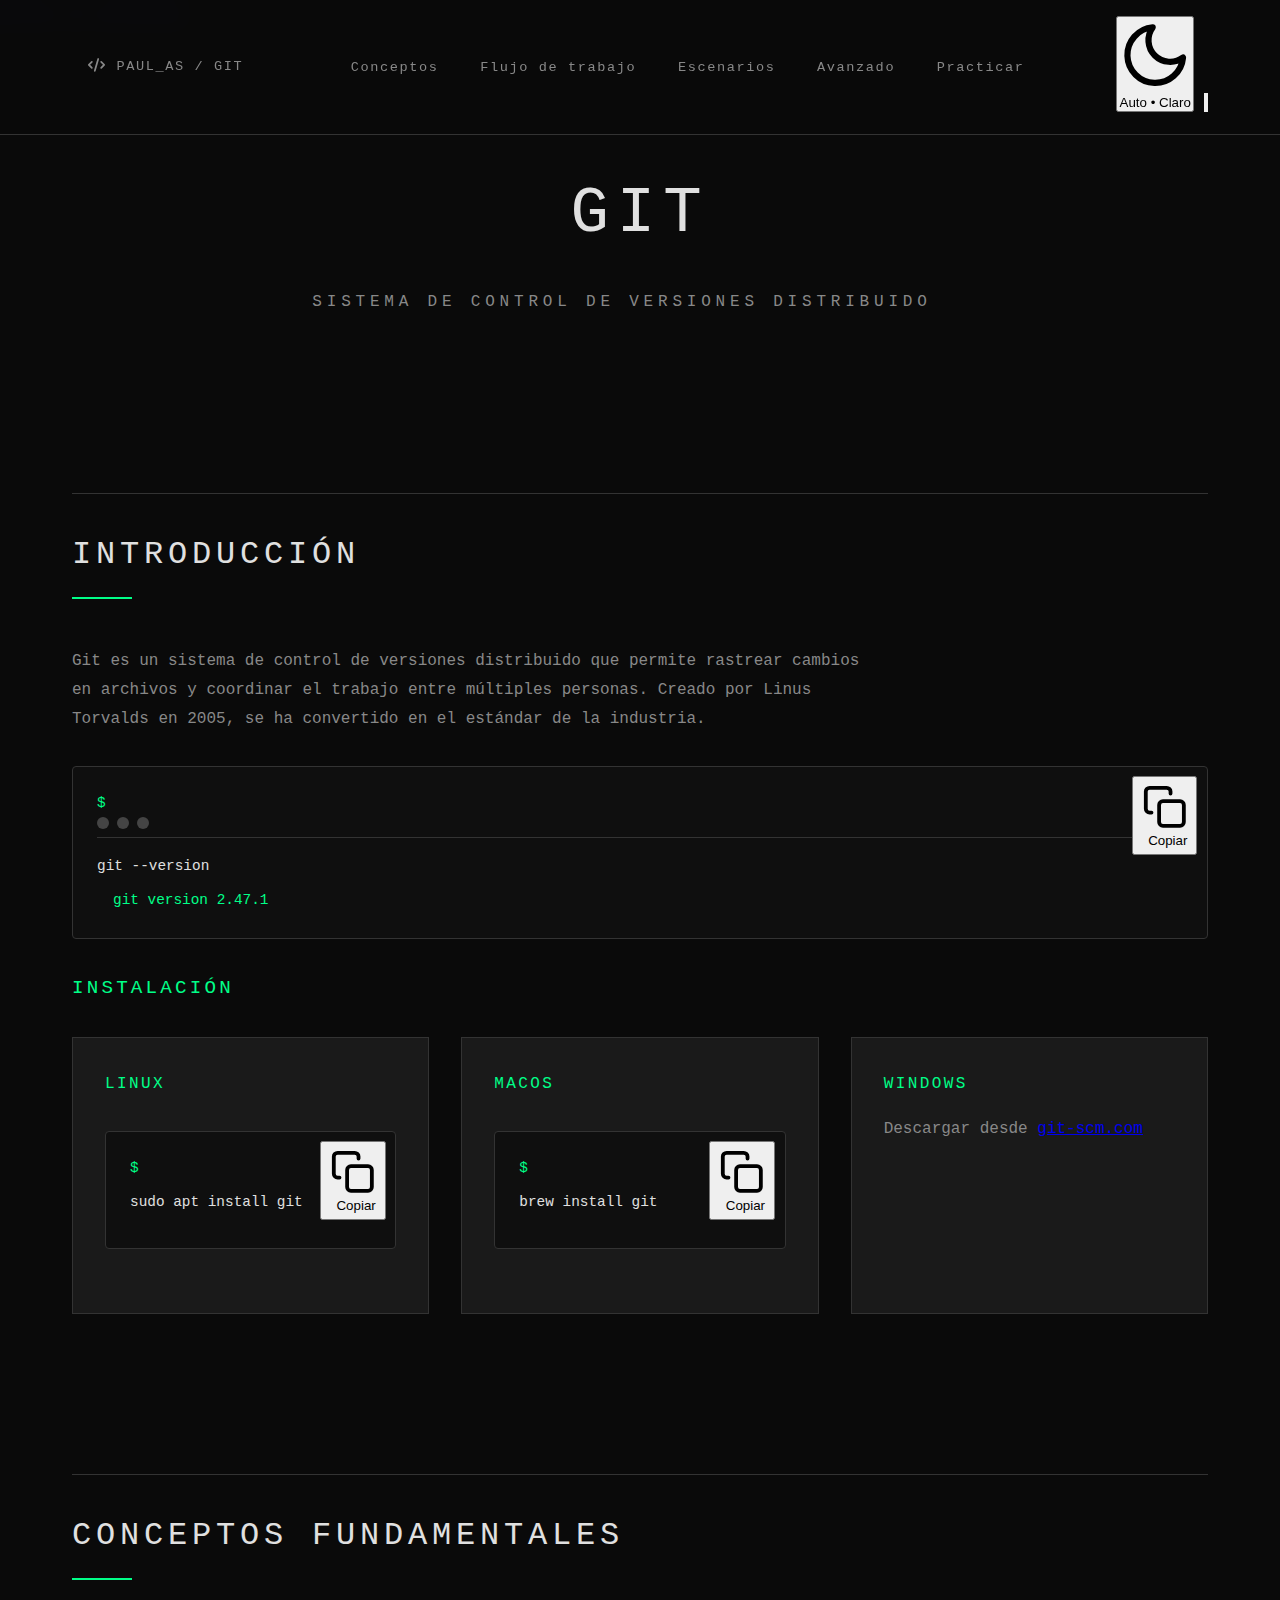
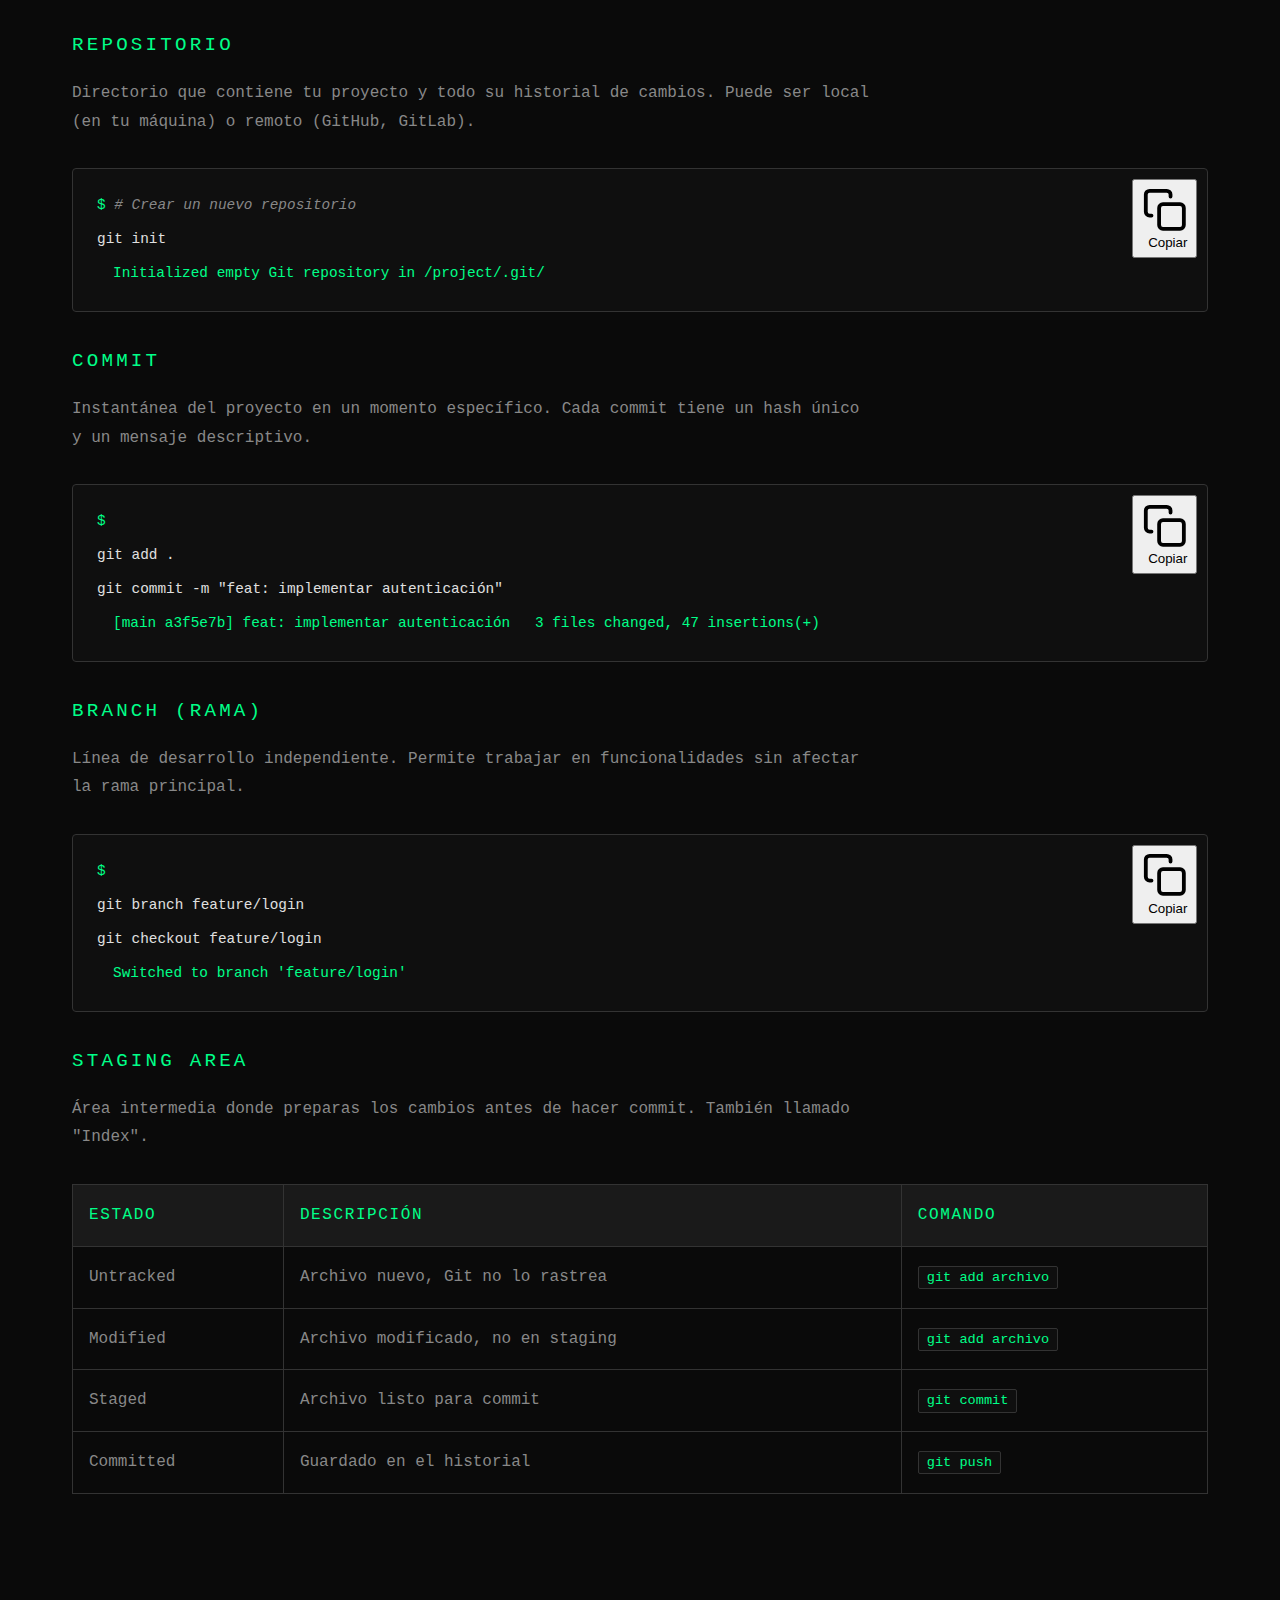
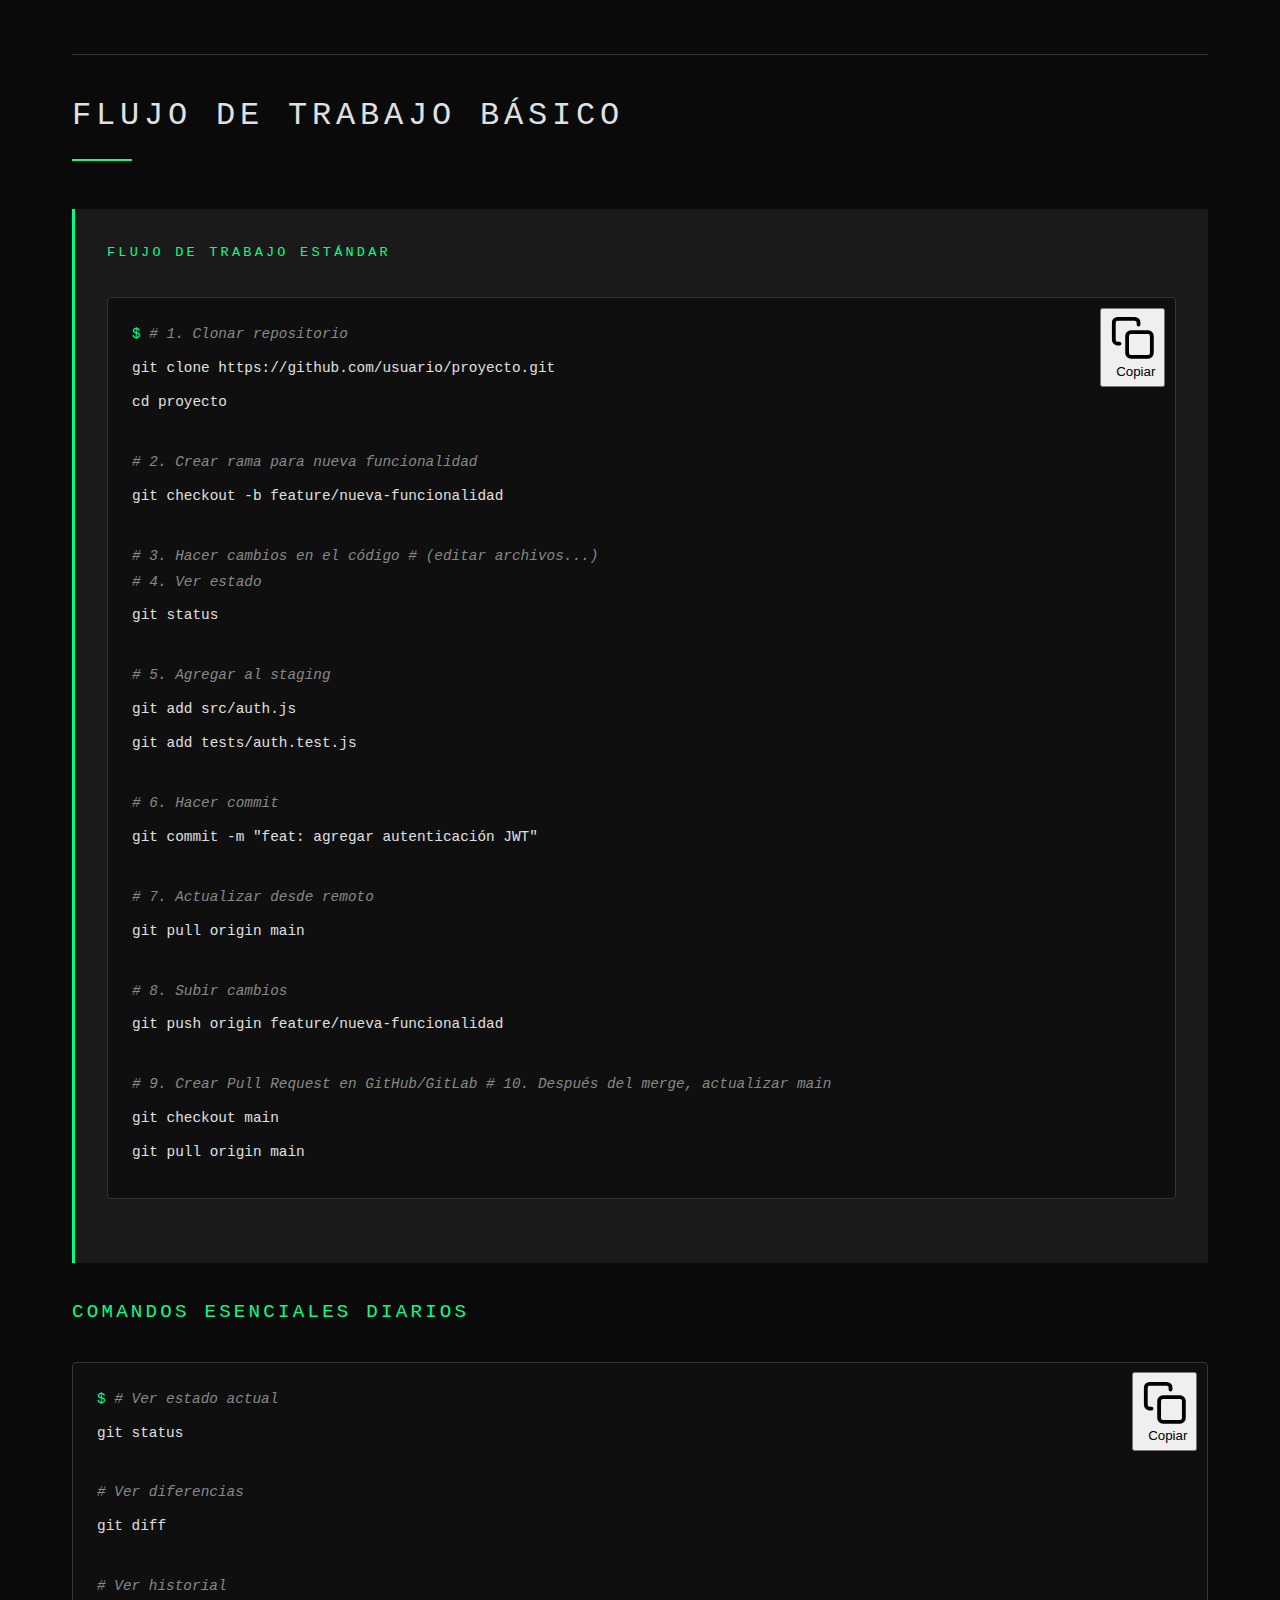
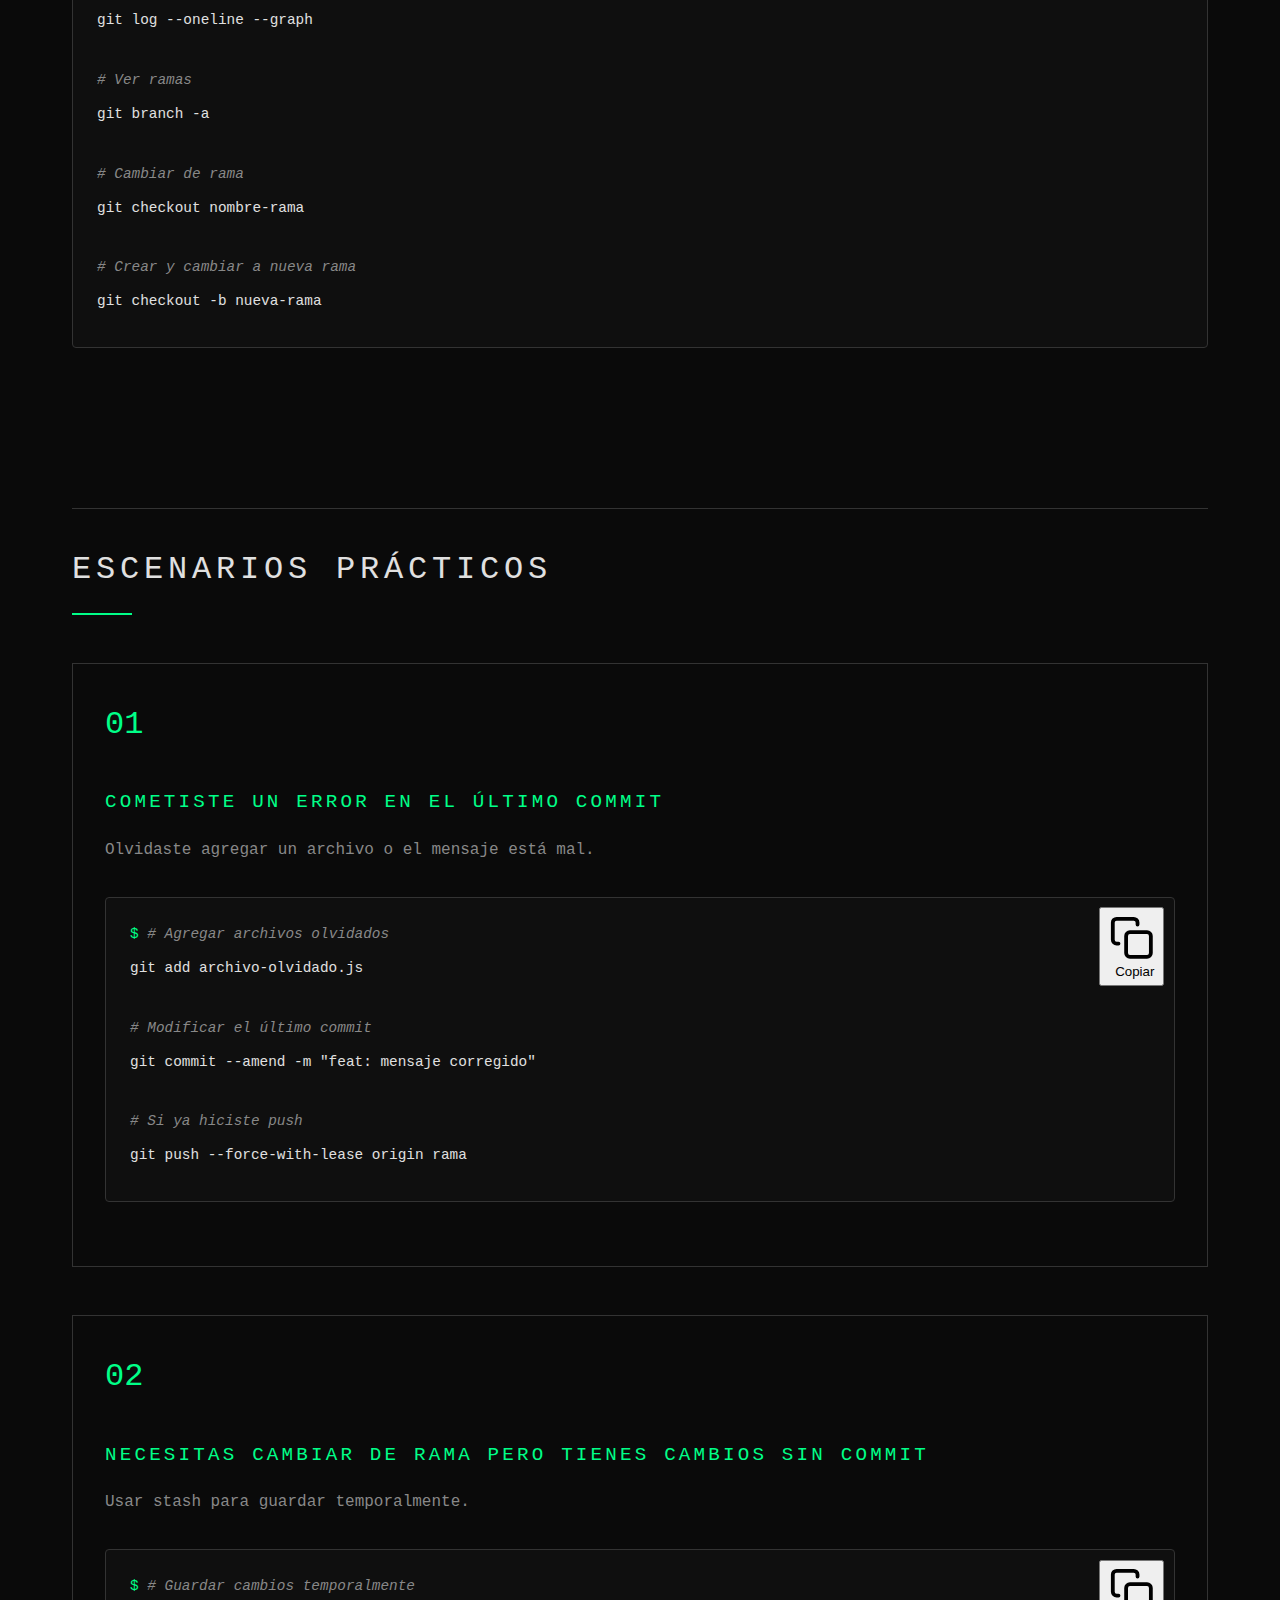
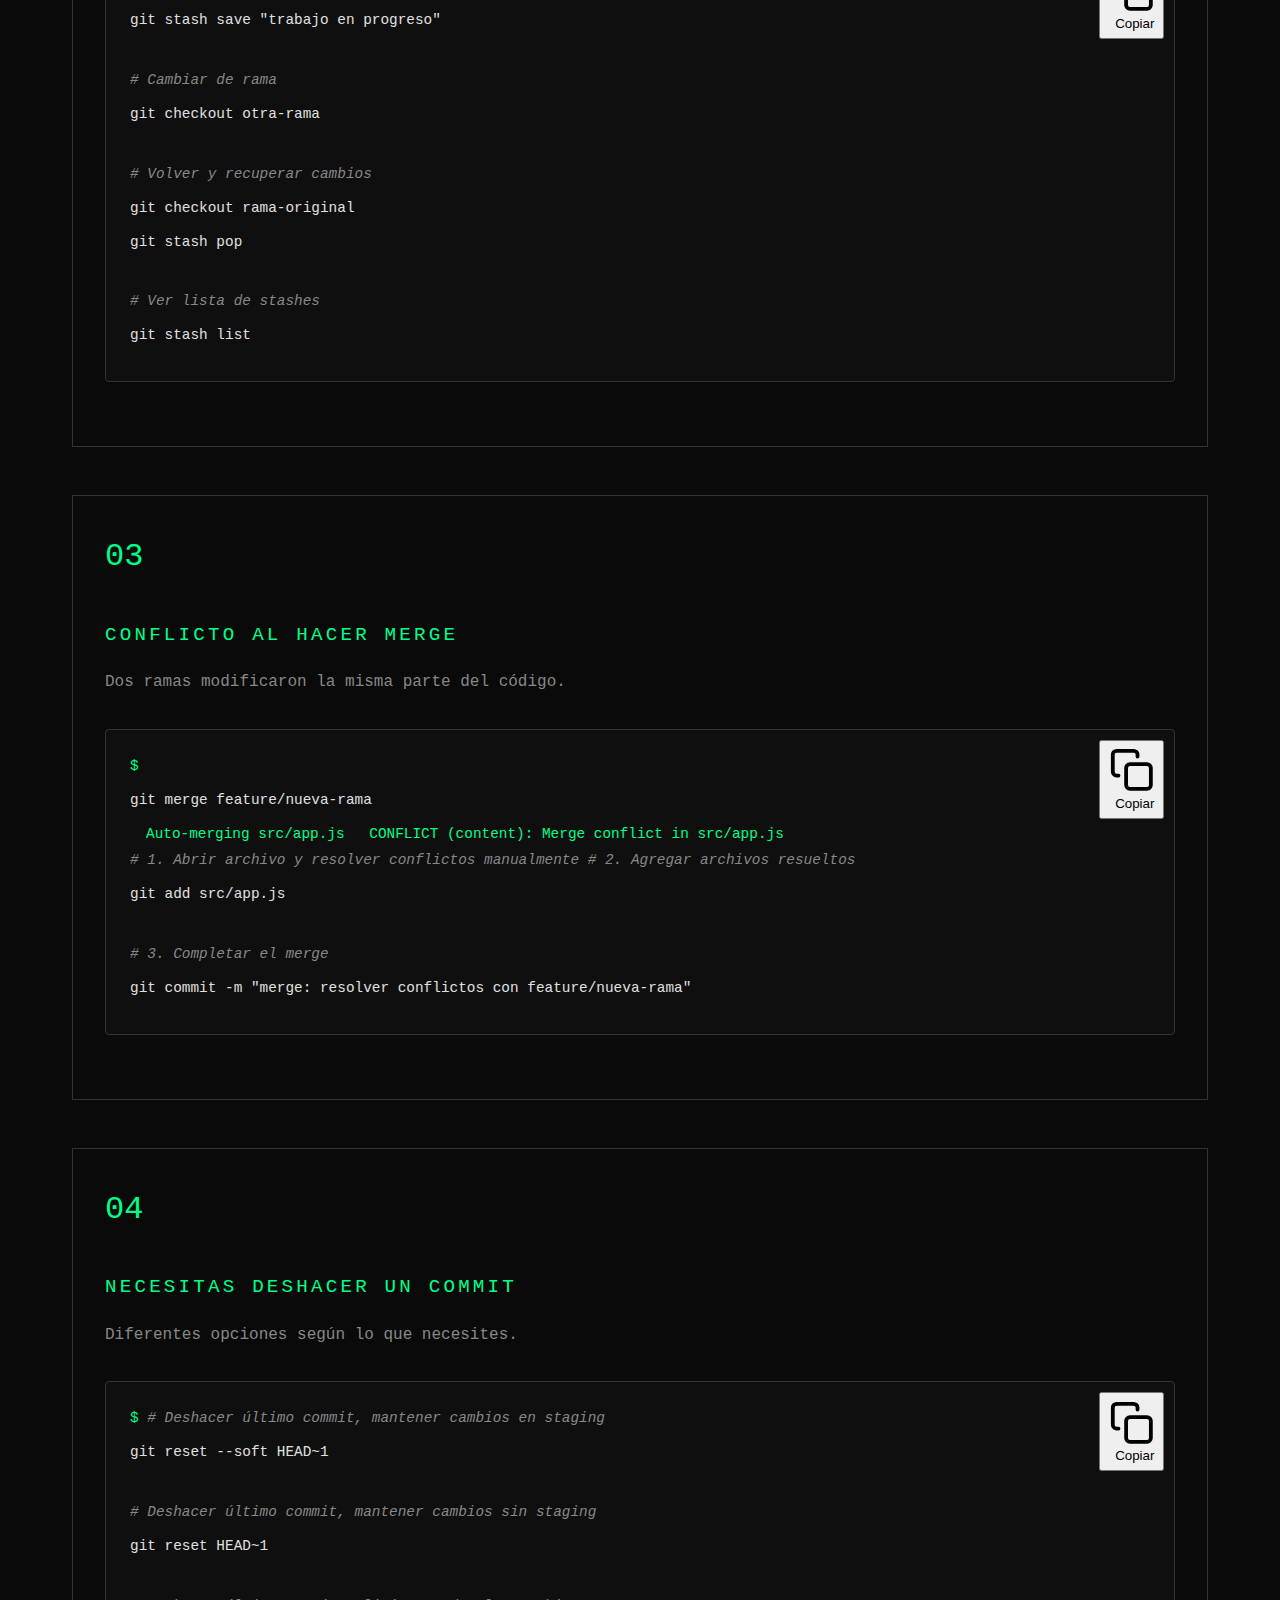
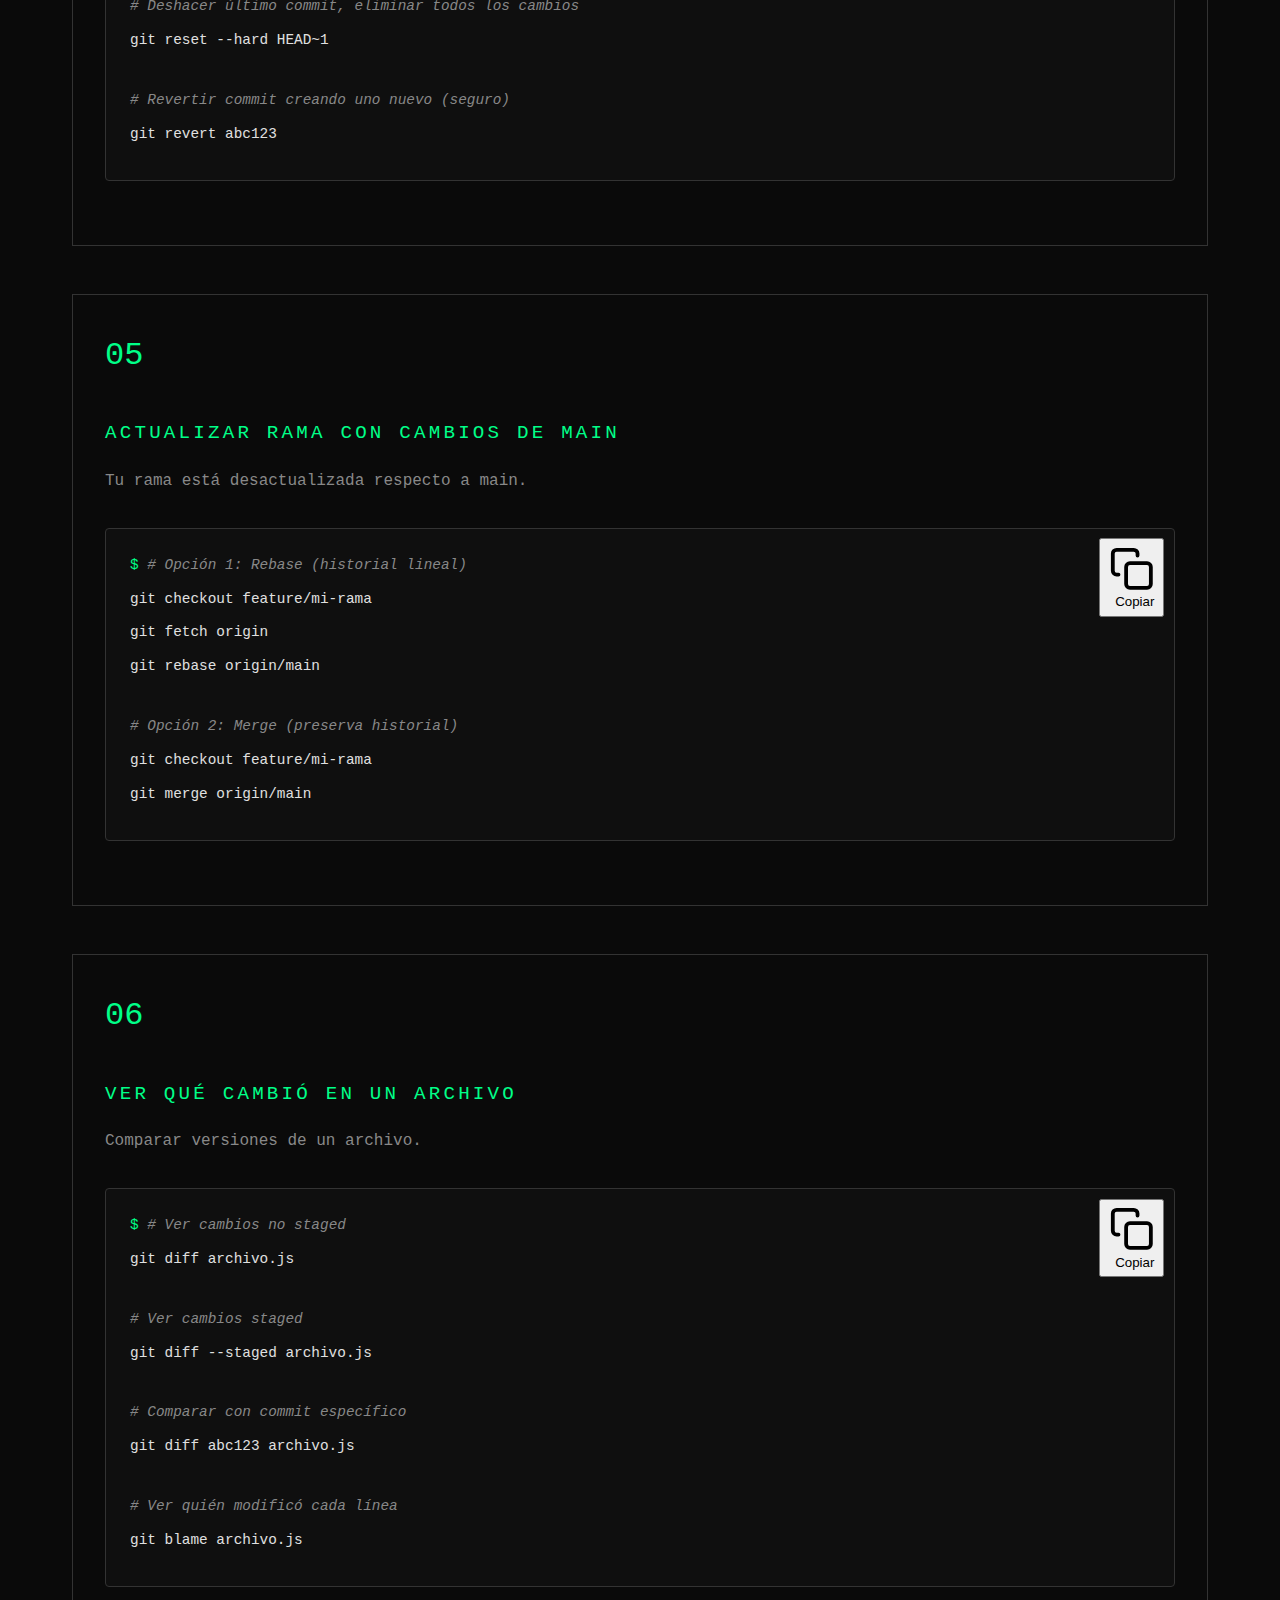
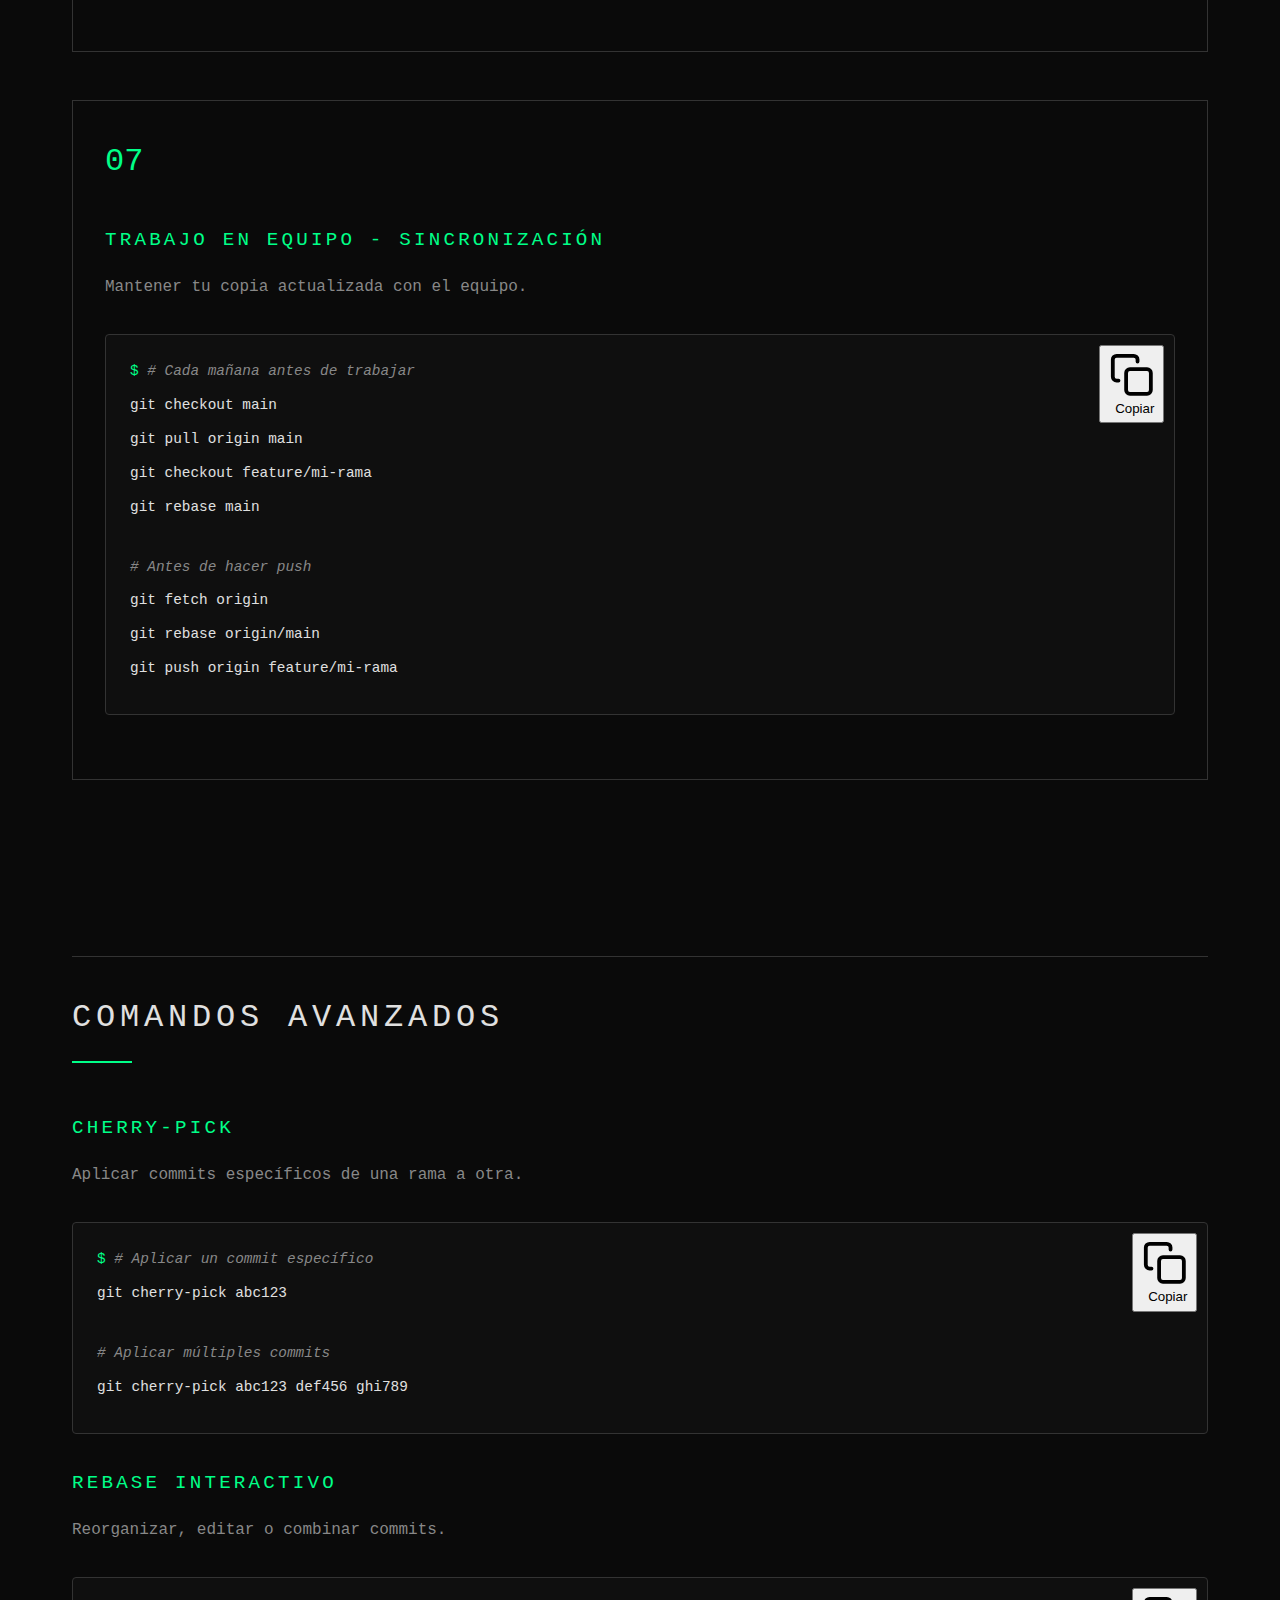
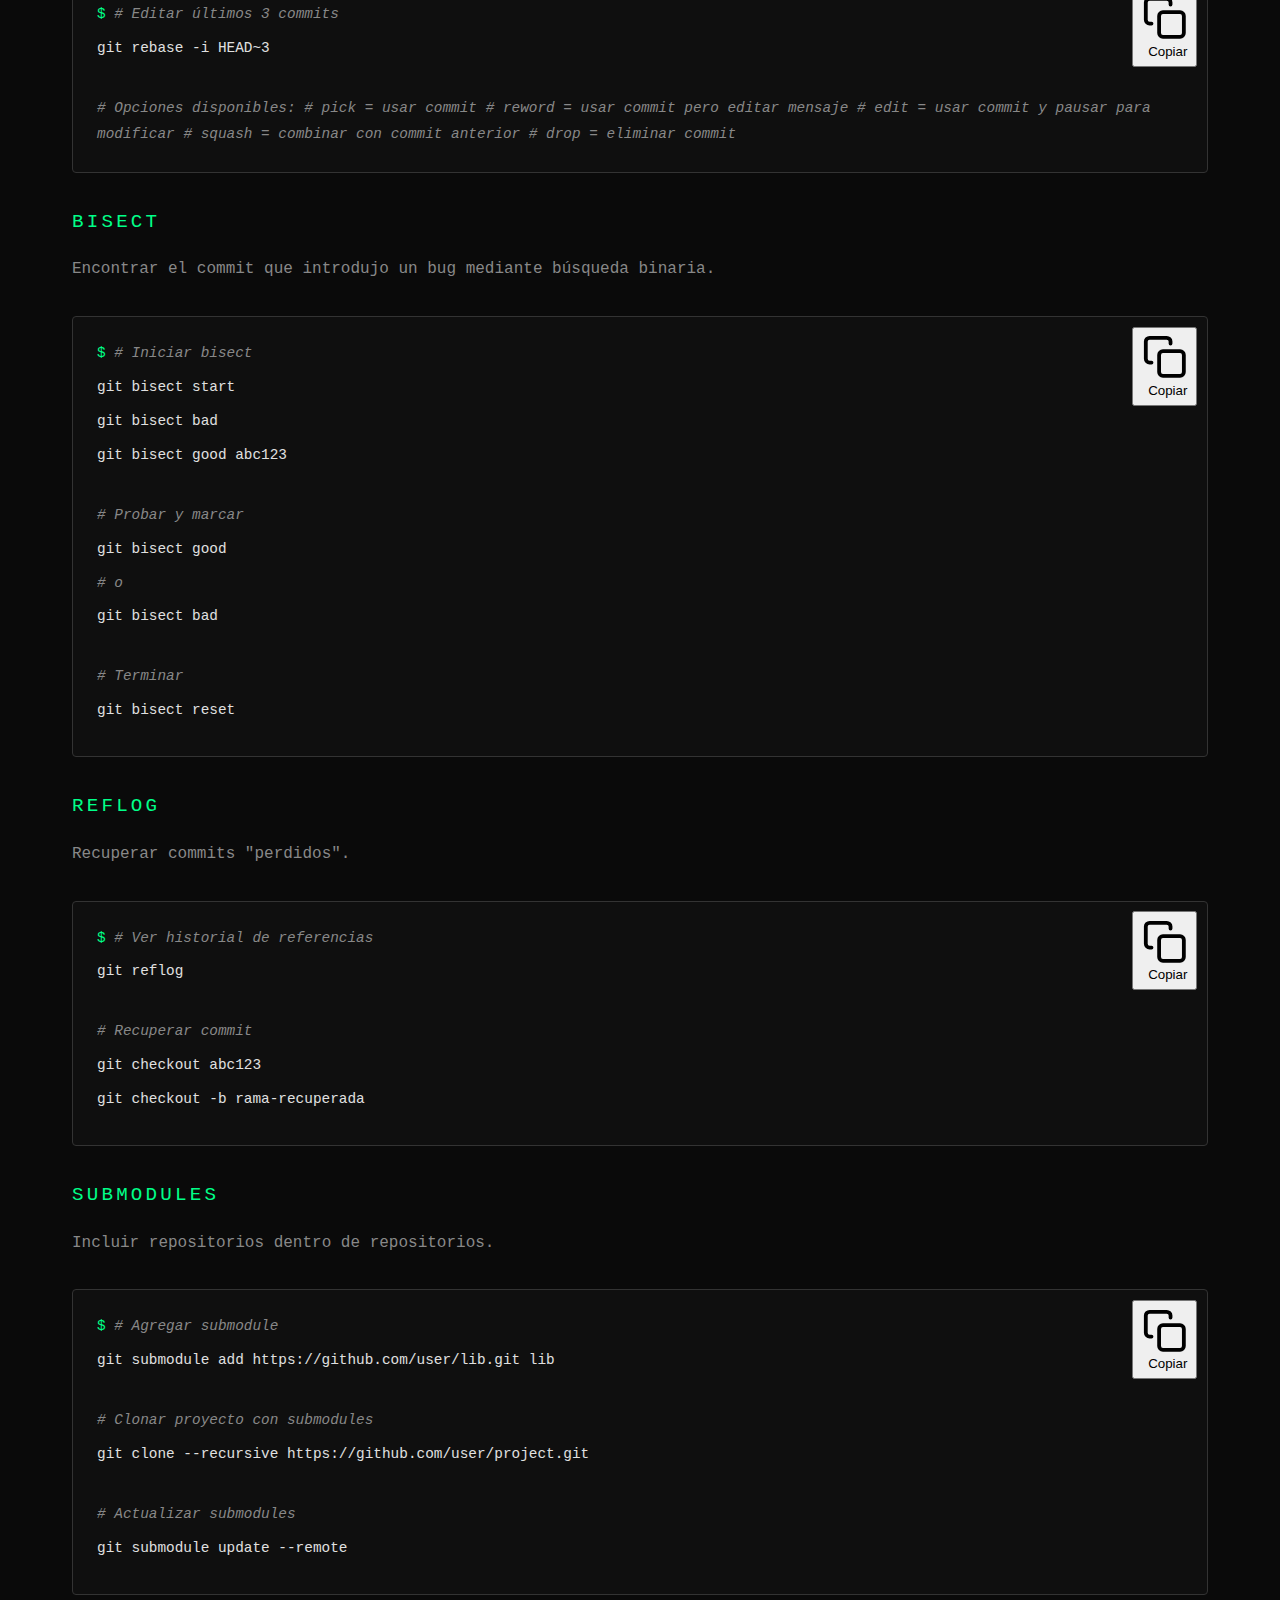
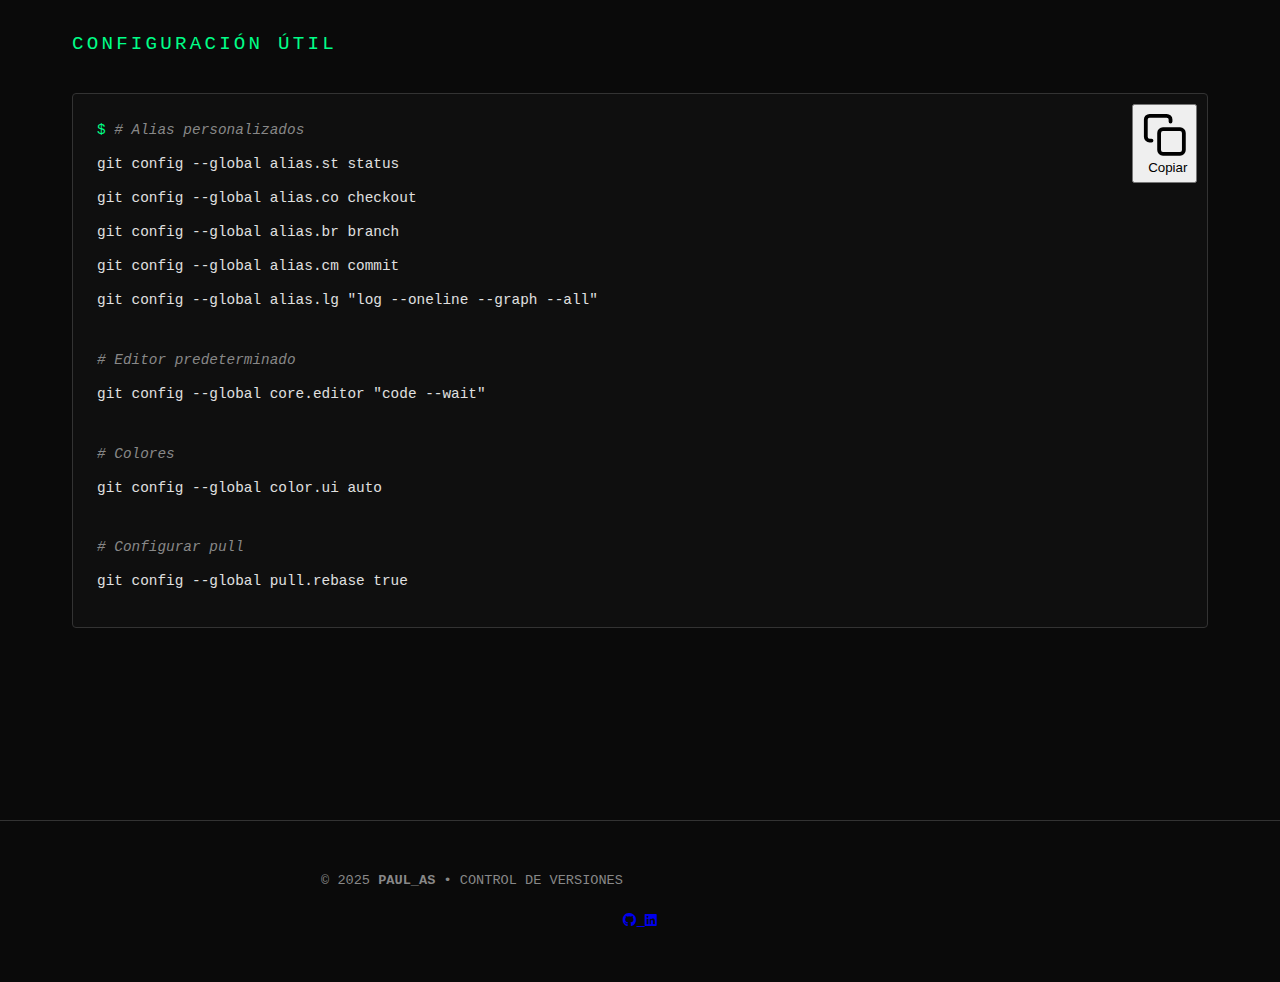
<file: index.html>
<!doctype html>
<html lang="es" data-theme="auto">

<head>
  <meta charset="utf-8" />
  <meta name="viewport" content="width=device-width, initial-scale=1" />

  <title>Git — Control de Versiones (Guía práctica y comandos esenciales)</title>
  <meta name="description"
    content="Guía clara y práctica de Git: conceptos, workflow, escenarios comunes, comandos avanzados, .gitignore y Conventional Commits. Ideal para empezar y para repasar." />
  <meta name="keywords"
    content="Git, control de versiones, branches, commits, merge, rebase, cherry-pick, reflog, gitignore, conventional commits" />
  <meta name="robots" content="index, follow" />

  <meta name="author" content="Paul AS" />
  <meta name="application-name" content="PAUL_AS / GIT" />
  <meta name="generator" content="Handcrafted" />
  <meta name="color-scheme" content="light dark" />

  <meta name="theme-color" media="(prefers-color-scheme: light)" content="#ffffff" />
  <meta name="theme-color" media="(prefers-color-scheme: dark)" content="#0a0a0a" />

  <meta property="og:type" content="article" />
  <meta property="og:site_name" content="PAUL_AS / GIT" />
  <meta property="og:title" content="Git — Control de Versiones: guía completa y comandos" />
  <meta property="og:description"
    content="Todo lo esencial de Git con ejemplos de terminal: flujo de trabajo, solución de conflictos, stash, rebase, cherry-pick y más." />
  <meta property="og:image:alt" content="Portada guía de Git con terminal y ramas" />
  <meta property="og:locale" content="es_PE" />

  <meta name="twitter:card" content="summary_large_image" />
  <meta name="twitter:title" content="Git — Control de Versiones: guía completa y comandos" />
  <meta name="twitter:description"
    content="Conceptos, workflow, escenarios y comandos avanzados de Git con ejemplos." />

  <link rel="icon" type="image/png" href="img/logoGit.png" />
  <link rel="apple-touch-icon" sizes="180x180" href="img/logoGit.png" />
  <link rel="manifest" href="/site.webmanifest" />
  <meta name="msapplication-TileColor" content="#0a0a0a" />
  <link
    href="https://fonts.googleapis.com/css2?family=Inter:wght@400;600;800&family=Space+Grotesk:wght@400;600;700&display=swap"
    rel="stylesheet">
  <link href="https://cdnjs.cloudflare.com/ajax/libs/font-awesome/6.4.0/css/all.min.css" rel="stylesheet">

  <link rel="stylesheet" href="css/index.css">
</head>

<body>
  <a class="skip-link" href="#introduccion">Saltar al contenido</a>
  <!-- NAV -->
  <nav aria-label="Principal">
    <div class="container nav-inner">
      <a href="#introduccion" class="brand" aria-label="Ir al inicio">
        <span class="brand-badge" aria-hidden="true"><i class="fas fa-code"></i>
        </span>
        <span>PAUL_AS / GIT</span>
      </a>

      <div class="nav-links" role="navigation" aria-label="Secciones">
        <a href="#conceptos">Conceptos</a>
        <a href="#workflow">Flujo de trabajo</a>
        <a href="#scenarios">Escenarios</a>
        <a href="#avanzado">Avanzado</a>
        <a href="practica.html">Practicar</a>
      </div>

      <div class="nav-actions">
        <button id="themeBtn" class="icon-btn" type="button" aria-pressed="false" aria-label="Cambiar tema">
          <svg class="icon" viewBox="0 0 24 24" fill="none" stroke="currentColor" stroke-width="2"
            stroke-linecap="round" stroke-linejoin="round" aria-hidden="true">
            <path d="M21 12.79A9 9 0 1 1 11.21 3 7 7 0 0 0 21 12.79z" />
          </svg>
          <span id="themeLabel">Tema</span>
        </button>
        <button id="menuBtn" class="icon-btn hamburger" type="button" aria-label="Abrir menú" aria-haspopup="true"
          aria-expanded="false" aria-controls="mobilePanel">
          <svg class="icon" viewBox="0 0 24 24" fill="none" stroke="currentColor" stroke-width="2"
            stroke-linecap="round" stroke-linejoin="round" aria-hidden="true">
            <line x1="3" y1="6" x2="21" y2="6" />
            <line x1="3" y1="12" x2="21" y2="12" />
            <line x1="3" y1="18" x2="21" y2="18" />
          </svg>
          <span class="sr-only">Menú</span>
        </button>
      </div>
    </div>

    <!-- Mobile overlay -->
    <div id="mobilePanel" class="mobile-panel" hidden>
      <div class="mobile-card" role="dialog" aria-label="Menú de navegación">
        <div class="mobile-row">
          <div class="brand" style="font-size: .95rem;">
            <span class="brand-badge" aria-hidden="true"><i class="fas fa-code"></i>
            </span>
            <span>PAUL_AS / GIT</span>
          </div>
          <button id="closeMenu" class="icon-btn" type="button" aria-label="Cerrar menú">
            <svg class="icon" viewBox="0 0 24 24" fill="none" stroke="currentColor" stroke-width="2"
              stroke-linecap="round" stroke-linejoin="round" aria-hidden="true">
              <line x1="18" y1="6" x2="6" y2="18" />
              <line x1="6" y1="6" x2="18" y2="18" />
            </svg>
          </button>
        </div>
        <nav class="mobile-links" aria-label="Secciones móviles">
          <a href="#conceptos">Conceptos</a>
          <a href="#workflow">Flujo de trabajo</a>
          <a href="#scenarios">Escenarios</a>
          <a href="#avanzado">Avanzado</a>
          <a href="practica.html">Practicar</a>
        </nav>
      </div>
    </div>
  </nav>

  <!-- HEADER -->
  <header id="introduccion">
    <div class="container">
      <h1>GIT</h1>
      <p class="subtitle">Sistema de control de versiones distribuido</p>
    </div>

  </header>

  <!-- MAIN -->
  <main id="main" class="container" tabindex="-1">
    <!-- Introducción -->
    <section>
      <h2>INTRODUCCIÓN</h2>
      <p>
        Git es un sistema de control de versiones distribuido que permite rastrear cambios
        en archivos y coordinar el trabajo entre múltiples personas. Creado por Linus Torvalds
        en 2005, se ha convertido en el estándar de la industria.
      </p>

      <div class="terminal">
        <div class="terminal-header">
          <span class="terminal-dot"></span>
          <span class="terminal-dot"></span>
          <span class="terminal-dot"></span>
        </div>
        <span class="command">git --version</span>
        <span class="command-output">git version 2.47.1</span>
      </div>

      <h3>INSTALACIÓN</h3>
      <div class="grid">
        <div class="grid-item">
          <h4>LINUX</h4>
          <div class="terminal">
            <span class="command">sudo apt install git</span>
          </div>
        </div>
        <div class="grid-item">
          <h4>MACOS</h4>
          <div class="terminal">
            <span class="command">brew install git</span>
          </div>
        </div>
        <div class="grid-item">
          <h4>WINDOWS</h4>
          <p>Descargar desde <a href="https://git-scm.com" rel="noopener">git-scm.com</a></p>
        </div>
      </div>
    </section>

    <!-- Conceptos -->
    <section id="conceptos">
      <h2>CONCEPTOS FUNDAMENTALES</h2>

      <h3>REPOSITORIO</h3>
      <p>
        Directorio que contiene tu proyecto y todo su historial de cambios.
        Puede ser local (en tu máquina) o remoto (GitHub, GitLab).
      </p>
      <div class="terminal">
        <span class="command-comment"># Crear un nuevo repositorio</span>
        <span class="command">git init</span>
        <span class="command-output">Initialized empty Git repository in /project/.git/</span>
      </div>

      <h3>COMMIT</h3>
      <p>
        Instantánea del proyecto en un momento específico. Cada commit tiene un hash único
        y un mensaje descriptivo.
      </p>
      <div class="terminal">
        <span class="command">git add .</span>
        <span class="command">git commit -m "feat: implementar autenticación"</span>
        <span class="command-output">[main a3f5e7b] feat: implementar autenticación</span>
        <span class="command-output">3 files changed, 47 insertions(+)</span>
      </div>

      <h3>BRANCH (RAMA)</h3>
      <p>
        Línea de desarrollo independiente. Permite trabajar en funcionalidades sin afectar
        la rama principal.
      </p>
      <div class="terminal">
        <span class="command">git branch feature/login</span>
        <span class="command">git checkout feature/login</span>
        <span class="command-output">Switched to branch 'feature/login'</span>
      </div>

      <h3>STAGING AREA</h3>
      <p>
        Área intermedia donde preparas los cambios antes de hacer commit. También llamado "Index".
      </p>

      <div class="table-wrap">
        <table>
          <thead>
            <tr>
              <th>ESTADO</th>
              <th>DESCRIPCIÓN</th>
              <th>COMANDO</th>
            </tr>
          </thead>
          <tbody>
            <tr>
              <td>Untracked</td>
              <td>Archivo nuevo, Git no lo rastrea</td>
              <td><code>git add archivo</code></td>
            </tr>
            <tr>
              <td>Modified</td>
              <td>Archivo modificado, no en staging</td>
              <td><code>git add archivo</code></td>
            </tr>
            <tr>
              <td>Staged</td>
              <td>Archivo listo para commit</td>
              <td><code>git commit</code></td>
            </tr>
            <tr>
              <td>Committed</td>
              <td>Guardado en el historial</td>
              <td><code>git push</code></td>
            </tr>
          </tbody>
        </table>
      </div>
    </section>

    <!-- Workflow -->
    <section id="workflow">
      <h2>FLUJO DE TRABAJO BÁSICO</h2>

      <div class="example">
        <div class="example-title">Flujo de trabajo estándar</div>
        <div class="terminal">
          <span class="command-comment"># 1. Clonar repositorio</span>
          <span class="command">git clone https://github.com/usuario/proyecto.git</span>
          <span class="command">cd proyecto</span>
          <br>
          <span class="command-comment"># 2. Crear rama para nueva funcionalidad</span>
          <span class="command">git checkout -b feature/nueva-funcionalidad</span>
          <br>
          <span class="command-comment"># 3. Hacer cambios en el código</span>
          <span class="command-comment"># (editar archivos...)</span>
          <br>
          <span class="command-comment"># 4. Ver estado</span>
          <span class="command">git status</span>
          <br>
          <span class="command-comment"># 5. Agregar al staging</span>
          <span class="command">git add src/auth.js</span>
          <span class="command">git add tests/auth.test.js</span>
          <br>
          <span class="command-comment"># 6. Hacer commit</span>
          <span class="command">git commit -m "feat: agregar autenticación JWT"</span>
          <br>
          <span class="command-comment"># 7. Actualizar desde remoto</span>
          <span class="command">git pull origin main</span>
          <br>
          <span class="command-comment"># 8. Subir cambios</span>
          <span class="command">git push origin feature/nueva-funcionalidad</span>
          <br>
          <span class="command-comment"># 9. Crear Pull Request en GitHub/GitLab</span>
          <span class="command-comment"># 10. Después del merge, actualizar main</span>
          <span class="command">git checkout main</span>
          <span class="command">git pull origin main</span>
        </div>
      </div>

      <h3>COMANDOS ESENCIALES DIARIOS</h3>
      <div class="terminal">
        <span class="command-comment"># Ver estado actual</span>
        <span class="command">git status</span>
        <br>
        <span class="command-comment"># Ver diferencias</span>
        <span class="command">git diff</span>
        <br>
        <span class="command-comment"># Ver historial</span>
        <span class="command">git log --oneline --graph</span>
        <br>
        <span class="command-comment"># Ver ramas</span>
        <span class="command">git branch -a</span>
        <br>
        <span class="command-comment"># Cambiar de rama</span>
        <span class="command">git checkout nombre-rama</span>
        <br>
        <span class="command-comment"># Crear y cambiar a nueva rama</span>
        <span class="command">git checkout -b nueva-rama</span>
      </div>
    </section>

    <!-- Escenarios -->
    <section id="scenarios">
      <h2>ESCENARIOS PRÁCTICOS</h2>

      <div class="scenario">
        <div class="scenario-number">01</div>
        <h3>COMETISTE UN ERROR EN EL ÚLTIMO COMMIT</h3>
        <p>Olvidaste agregar un archivo o el mensaje está mal.</p>
        <div class="terminal">
          <span class="command-comment"># Agregar archivos olvidados</span>
          <span class="command">git add archivo-olvidado.js</span>
          <br>
          <span class="command-comment"># Modificar el último commit</span>
          <span class="command">git commit --amend -m "feat: mensaje corregido"</span>
          <br>
          <span class="command-comment"># Si ya hiciste push</span>
          <span class="command">git push --force-with-lease origin rama</span>
        </div>
      </div>

      <div class="scenario">
        <div class="scenario-number">02</div>
        <h3>NECESITAS CAMBIAR DE RAMA PERO TIENES CAMBIOS SIN COMMIT</h3>
        <p>Usar stash para guardar temporalmente.</p>
        <div class="terminal">
          <span class="command-comment"># Guardar cambios temporalmente</span>
          <span class="command">git stash save "trabajo en progreso"</span>
          <br>
          <span class="command-comment"># Cambiar de rama</span>
          <span class="command">git checkout otra-rama</span>
          <br>
          <span class="command-comment"># Volver y recuperar cambios</span>
          <span class="command">git checkout rama-original</span>
          <span class="command">git stash pop</span>
          <br>
          <span class="command-comment"># Ver lista de stashes</span>
          <span class="command">git stash list</span>
        </div>
      </div>

      <div class="scenario">
        <div class="scenario-number">03</div>
        <h3>CONFLICTO AL HACER MERGE</h3>
        <p>Dos ramas modificaron la misma parte del código.</p>
        <div class="terminal">
          <span class="command">git merge feature/nueva-rama</span>
          <span class="command-output">Auto-merging src/app.js</span>
          <span class="command-output">CONFLICT (content): Merge conflict in src/app.js</span>
          <br>
          <span class="command-comment"># 1. Abrir archivo y resolver conflictos manualmente</span>
          <span class="command-comment"># 2. Agregar archivos resueltos</span>
          <span class="command">git add src/app.js</span>
          <br>
          <span class="command-comment"># 3. Completar el merge</span>
          <span class="command">git commit -m "merge: resolver conflictos con feature/nueva-rama"</span>
        </div>
      </div>

      <div class="scenario">
        <div class="scenario-number">04</div>
        <h3>NECESITAS DESHACER UN COMMIT</h3>
        <p>Diferentes opciones según lo que necesites.</p>
        <div class="terminal">
          <span class="command-comment"># Deshacer último commit, mantener cambios en staging</span>
          <span class="command">git reset --soft HEAD~1</span>
          <br>
          <span class="command-comment"># Deshacer último commit, mantener cambios sin staging</span>
          <span class="command">git reset HEAD~1</span>
          <br>
          <span class="command-comment"># Deshacer último commit, eliminar todos los cambios</span>
          <span class="command">git reset --hard HEAD~1</span>
          <br>
          <span class="command-comment"># Revertir commit creando uno nuevo (seguro)</span>
          <span class="command">git revert abc123</span>
        </div>
      </div>

      <div class="scenario">
        <div class="scenario-number">05</div>
        <h3>ACTUALIZAR RAMA CON CAMBIOS DE MAIN</h3>
        <p>Tu rama está desactualizada respecto a main.</p>
        <div class="terminal">
          <span class="command-comment"># Opción 1: Rebase (historial lineal)</span>
          <span class="command">git checkout feature/mi-rama</span>
          <span class="command">git fetch origin</span>
          <span class="command">git rebase origin/main</span>
          <br>
          <span class="command-comment"># Opción 2: Merge (preserva historial)</span>
          <span class="command">git checkout feature/mi-rama</span>
          <span class="command">git merge origin/main</span>
        </div>
      </div>

      <div class="scenario">
        <div class="scenario-number">06</div>
        <h3>VER QUÉ CAMBIÓ EN UN ARCHIVO</h3>
        <p>Comparar versiones de un archivo.</p>
        <div class="terminal">
          <span class="command-comment"># Ver cambios no staged</span>
          <span class="command">git diff archivo.js</span>
          <br>
          <span class="command-comment"># Ver cambios staged</span>
          <span class="command">git diff --staged archivo.js</span>
          <br>
          <span class="command-comment"># Comparar con commit específico</span>
          <span class="command">git diff abc123 archivo.js</span>
          <br>
          <span class="command-comment"># Ver quién modificó cada línea</span>
          <span class="command">git blame archivo.js</span>
        </div>
      </div>

      <div class="scenario">
        <div class="scenario-number">07</div>
        <h3>TRABAJO EN EQUIPO - SINCRONIZACIÓN</h3>
        <p>Mantener tu copia actualizada con el equipo.</p>
        <div class="terminal">
          <span class="command-comment"># Cada mañana antes de trabajar</span>
          <span class="command">git checkout main</span>
          <span class="command">git pull origin main</span>
          <span class="command">git checkout feature/mi-rama</span>
          <span class="command">git rebase main</span>
          <br>
          <span class="command-comment"># Antes de hacer push</span>
          <span class="command">git fetch origin</span>
          <span class="command">git rebase origin/main</span>
          <span class="command">git push origin feature/mi-rama</span>
        </div>
      </div>
    </section>

    <!-- Avanzado -->
    <section id="avanzado">
      <h2>COMANDOS AVANZADOS</h2>

      <h3>CHERRY-PICK</h3>
      <p>Aplicar commits específicos de una rama a otra.</p>
      <div class="terminal">
        <span class="command-comment"># Aplicar un commit específico</span>
        <span class="command">git cherry-pick abc123</span>
        <br>
        <span class="command-comment"># Aplicar múltiples commits</span>
        <span class="command">git cherry-pick abc123 def456 ghi789</span>
      </div>

      <h3>REBASE INTERACTIVO</h3>
      <p>Reorganizar, editar o combinar commits.</p>
      <div class="terminal">
        <span class="command-comment"># Editar últimos 3 commits</span>
        <span class="command">git rebase -i HEAD~3</span>
        <br>
        <span class="command-comment"># Opciones disponibles:</span>
        <span class="command-comment"># pick = usar commit</span>
        <span class="command-comment"># reword = usar commit pero editar mensaje</span>
        <span class="command-comment"># edit = usar commit y pausar para modificar</span>
        <span class="command-comment"># squash = combinar con commit anterior</span>
        <span class="command-comment"># drop = eliminar commit</span>
      </div>

      <h3>BISECT</h3>
      <p>Encontrar el commit que introdujo un bug mediante búsqueda binaria.</p>
      <div class="terminal">
        <span class="command-comment"># Iniciar bisect</span>
        <span class="command">git bisect start</span>
        <span class="command">git bisect bad</span>
        <span class="command">git bisect good abc123</span>
        <br>
        <span class="command-comment"># Probar y marcar</span>
        <span class="command">git bisect good</span>
        <span class="command-comment"># o</span>
        <span class="command">git bisect bad</span>
        <br>
        <span class="command-comment"># Terminar</span>
        <span class="command">git bisect reset</span>
      </div>

      <h3>REFLOG</h3>
      <p>Recuperar commits "perdidos".</p>
      <div class="terminal">
        <span class="command-comment"># Ver historial de referencias</span>
        <span class="command">git reflog</span>
        <br>
        <span class="command-comment"># Recuperar commit</span>
        <span class="command">git checkout abc123</span>
        <span class="command">git checkout -b rama-recuperada</span>
      </div>

      <h3>SUBMODULES</h3>
      <p>Incluir repositorios dentro de repositorios.</p>
      <div class="terminal">
        <span class="command-comment"># Agregar submodule</span>
        <span class="command">git submodule add https://github.com/user/lib.git lib</span>
        <br>
        <span class="command-comment"># Clonar proyecto con submodules</span>
        <span class="command">git clone --recursive https://github.com/user/project.git</span>
        <br>
        <span class="command-comment"># Actualizar submodules</span>
        <span class="command">git submodule update --remote</span>
      </div>

      <h3>CONFIGURACIÓN ÚTIL</h3>
      <div class="terminal">
        <span class="command-comment"># Alias personalizados</span>
        <span class="command">git config --global alias.st status</span>
        <span class="command">git config --global alias.co checkout</span>
        <span class="command">git config --global alias.br branch</span>
        <span class="command">git config --global alias.cm commit</span>
        <span class="command">git config --global alias.lg "log --oneline --graph --all"</span>
        <br>
        <span class="command-comment"># Editor predeterminado</span>
        <span class="command">git config --global core.editor "code --wait"</span>
        <br>
        <span class="command-comment"># Colores</span>
        <span class="command">git config --global color.ui auto</span>
        <br>
        <span class="command-comment"># Configurar pull</span>
        <span class="command">git config --global pull.rebase true</span>
      </div>
    </section>
  </main>


  <footer>
    <div class="container footer-inner">
      <p>© 2025 <strong>PAUL_AS</strong> • CONTROL DE VERSIONES</p>
      <div class="footer-links">
        <a href="https://github.com/paulcodejs-as" target="_blank" aria-label="GitHub">
          <i class="fab fa-github"></i>
        </a>
        <a href="https://www.linkedin.com/in/paul-neder-quispe-salazar-2747b21a0/" target="_blank" aria-label="LinkedIn">
          <i class="fab fa-linkedin"></i>
        </a>
      </div>
    </div>
  </footer>


  <script src="js/index.js"></script>
</body>

</html>
</file>
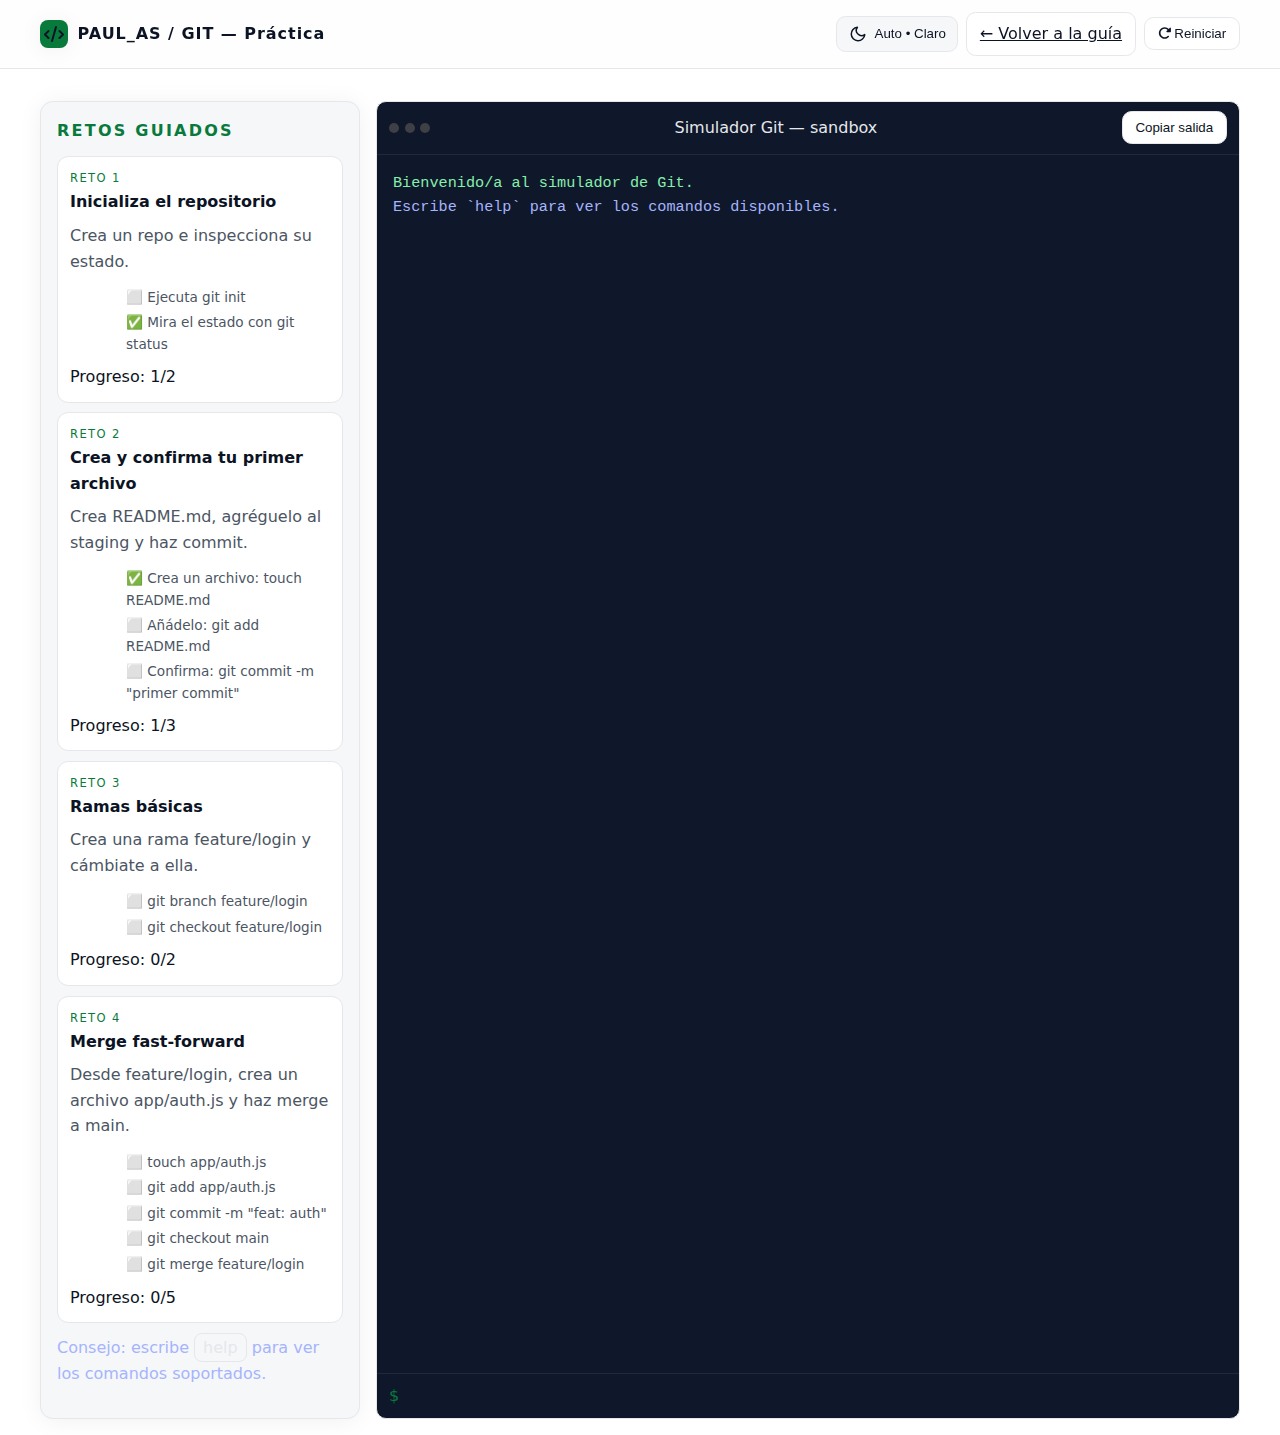
<file: consola.html>
<!doctype html>
<html lang="es" data-theme="auto">
 <head>
    <meta charset="utf-8" />
    <meta name="viewport" content="width=device-width, initial-scale=1" />
    <title>Práctica de Git — Terminal Interactiva</title>
    <meta name="description"
      content="Guía clara y práctica de Git: conceptos, workflow, escenarios comunes, comandos avanzados, .gitignore y Conventional Commits. Ideal para empezar y para repasar." />
    <meta name="keywords"
      content="Git, control de versiones, branches, commits, merge, rebase, cherry-pick, reflog, gitignore, conventional commits" />
    <meta name="robots" content="index, follow" />

    <meta name="author" content="Paul AS" />
    <meta name="application-name" content="PAUL_AS / GIT" />
    <meta name="generator" content="Handcrafted" />
    <meta name="color-scheme" content="light dark" />

    <meta name="theme-color" media="(prefers-color-scheme: light)"
      content="#ffffff" />
    <meta name="theme-color" media="(prefers-color-scheme: dark)"
      content="#0a0a0a" />

    <meta property="og:type" content="article" />
    <meta property="og:site_name" content="PAUL_AS / GIT" />
    <meta property="og:title"
      content="Git — Control de Versiones: guía completa y comandos" />
    <meta property="og:description"
      content="Todo lo esencial de Git con ejemplos de terminal: flujo de trabajo, solución de conflictos, stash, rebase, cherry-pick y más." />
    <meta property="og:image:alt"
      content="Portada guía de Git con terminal y ramas" />
    <meta property="og:locale" content="es_PE" />

    <meta name="twitter:card" content="summary_large_image" />
    <meta name="twitter:title"
      content="Git — Control de Versiones: guía completa y comandos" />
    <meta name="twitter:description"
      content="Conceptos, workflow, escenarios y comandos avanzados de Git con ejemplos." />

    <link rel="icon" type="image/png" href="img/logoGit.png" />
    <link rel="apple-touch-icon" sizes="180x180" href="img/logoGit.png" />
    <link rel="manifest" href="/site.webmanifest" />
    <meta name="msapplication-TileColor" content="#0a0a0a" />
    <link
      href="https://fonts.googleapis.com/css2?family=Inter:wght@400;600;800&family=Space+Grotesk:wght@400;600;700&display=swap"
      rel="stylesheet">
    <link
      href="https://cdnjs.cloudflare.com/ajax/libs/font-awesome/6.4.0/css/all.min.css"
      rel="stylesheet">
    <link rel="stylesheet" href="css/consola.css">
  </head>
<body>
  <header>
    <div class="container header-inner">
      <div class="brand">
        <span class="badge"> <i class="fas fa-code"></i></span>
        <span>PAUL_AS / GIT — Práctica</span>
      </div>
      <div class="actions">
        <button id="themeBtn" class="icon-btn" type="button" aria-pressed="false" aria-label="Cambiar tema">
          <svg class="icon" viewBox="0 0 24 24" fill="none" stroke="currentColor" stroke-width="2"
            stroke-linecap="round" stroke-linejoin="round" aria-hidden="true">
            <path d="M21 12.79A9 9 0 1 1 11.21 3 7 7 0 0 0 21 12.79z" />
          </svg>
          <span id="themeLabel">Tema</span>
        </button>
        <a class="btn" href="./index.html">← Volver a la guía</a>
        <button id="resetBtn" class="btn" type="button" aria-label="Reiniciar entorno"><i class="fas fa-rotate-right"></i>  Reiniciar</button>
      </div>
    </div>
  </header>

  <main class="container">
    <div class="grid">
      <aside class="panel" aria-label="Retos">
        <h2>Retos guiados</h2>
        <div id="challenges"></div>
        <p class="hint" style="margin-top:.75rem">Consejo: escribe <span class="kbd">help</span> para ver los comandos soportados.</p>
      </aside>

      <section class="terminal-wrap" aria-label="Terminal de práctica">
        <div class="terminal-header">
          <div class="lights"><span class="dot"></span><span class="dot"></span><span class="dot"></span></div>
          <div>Simulador Git — sandbox</div>
          <button id="copyBtn" class="btn">Copiar salida</button>
        </div>
        <div id="screen" class="screen" role="log" aria-live="polite"></div>
        <div class="input-row">
          <span class="prompt">$</span>
          <input id="input" class="input" type="text" spellcheck="false" aria-label="Ingresar comando" autofocus />
        </div>
      </section>
    </div>
  </main>

  <div id="toast" class="toast" role="status">Copiado</div>

 <script src="js/index.js"></script>
    <script src="js/consola.js"></script>
</body>
</html>
</file>
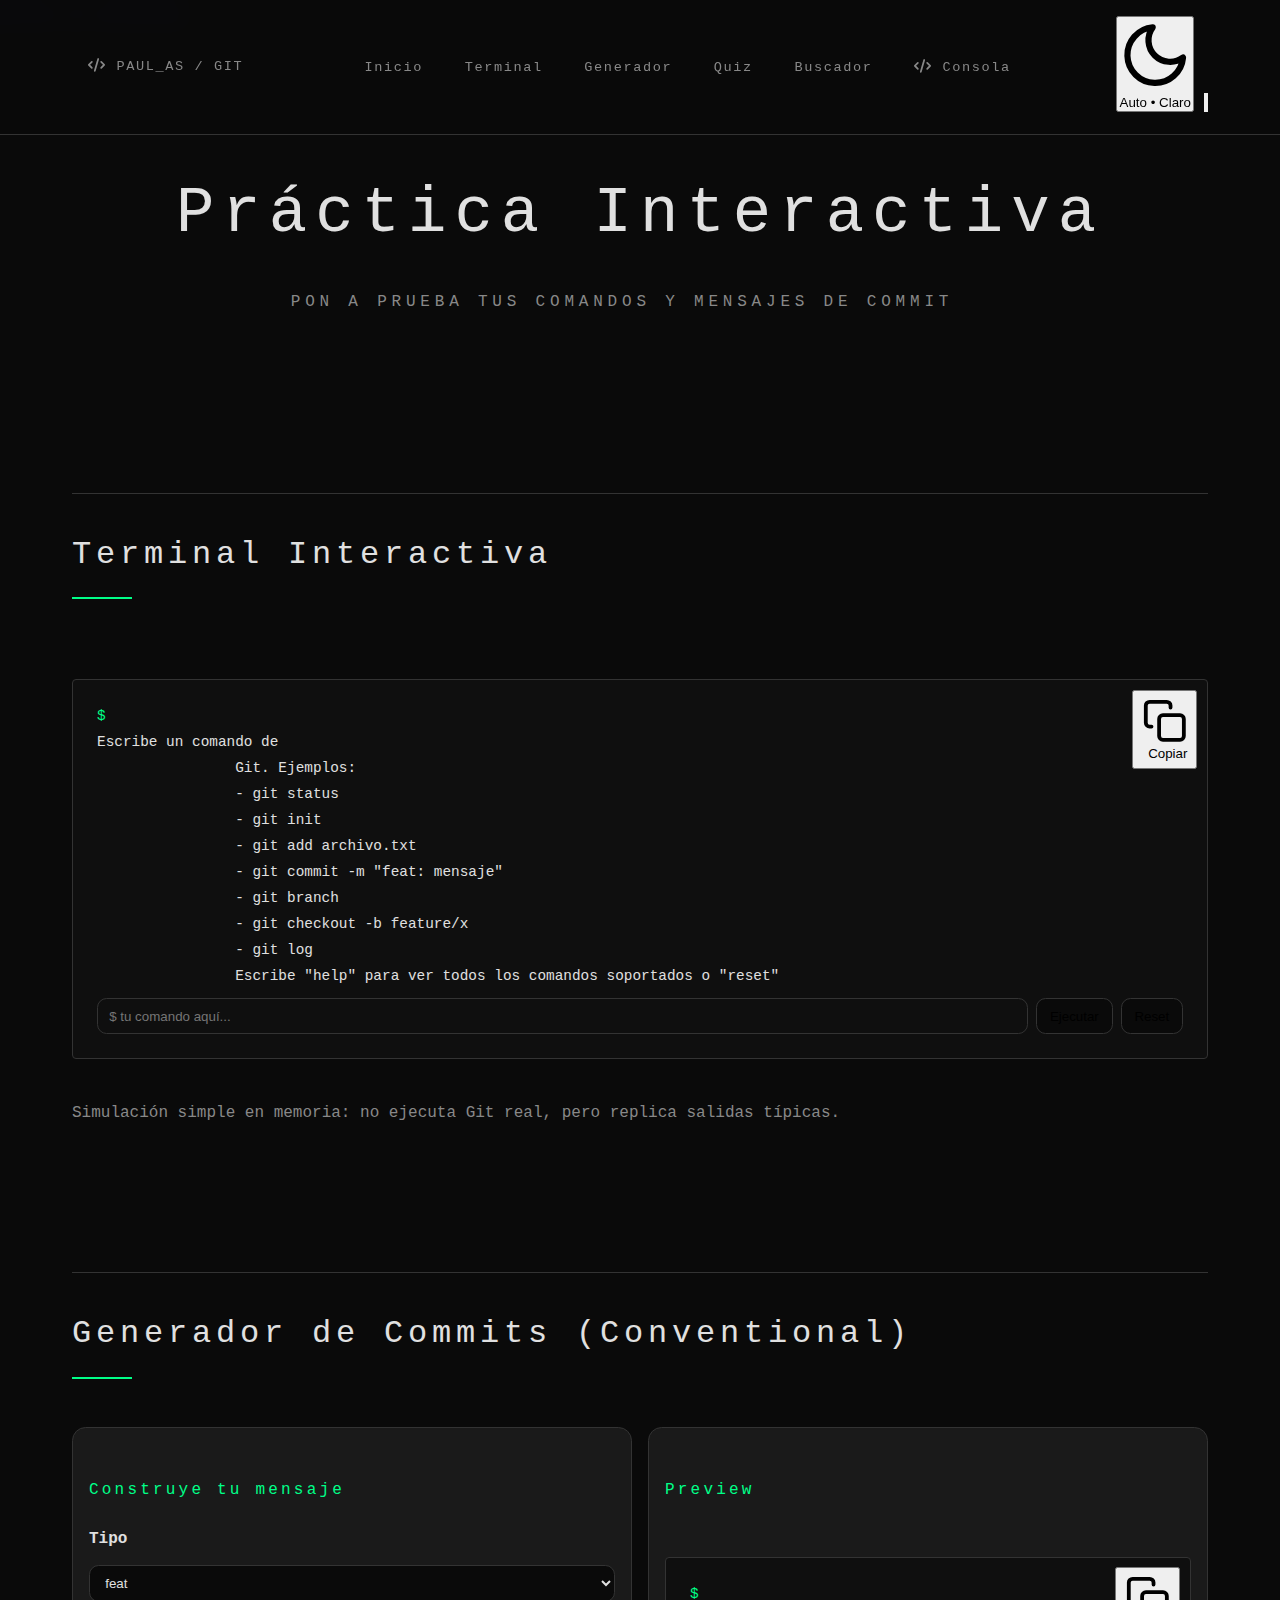
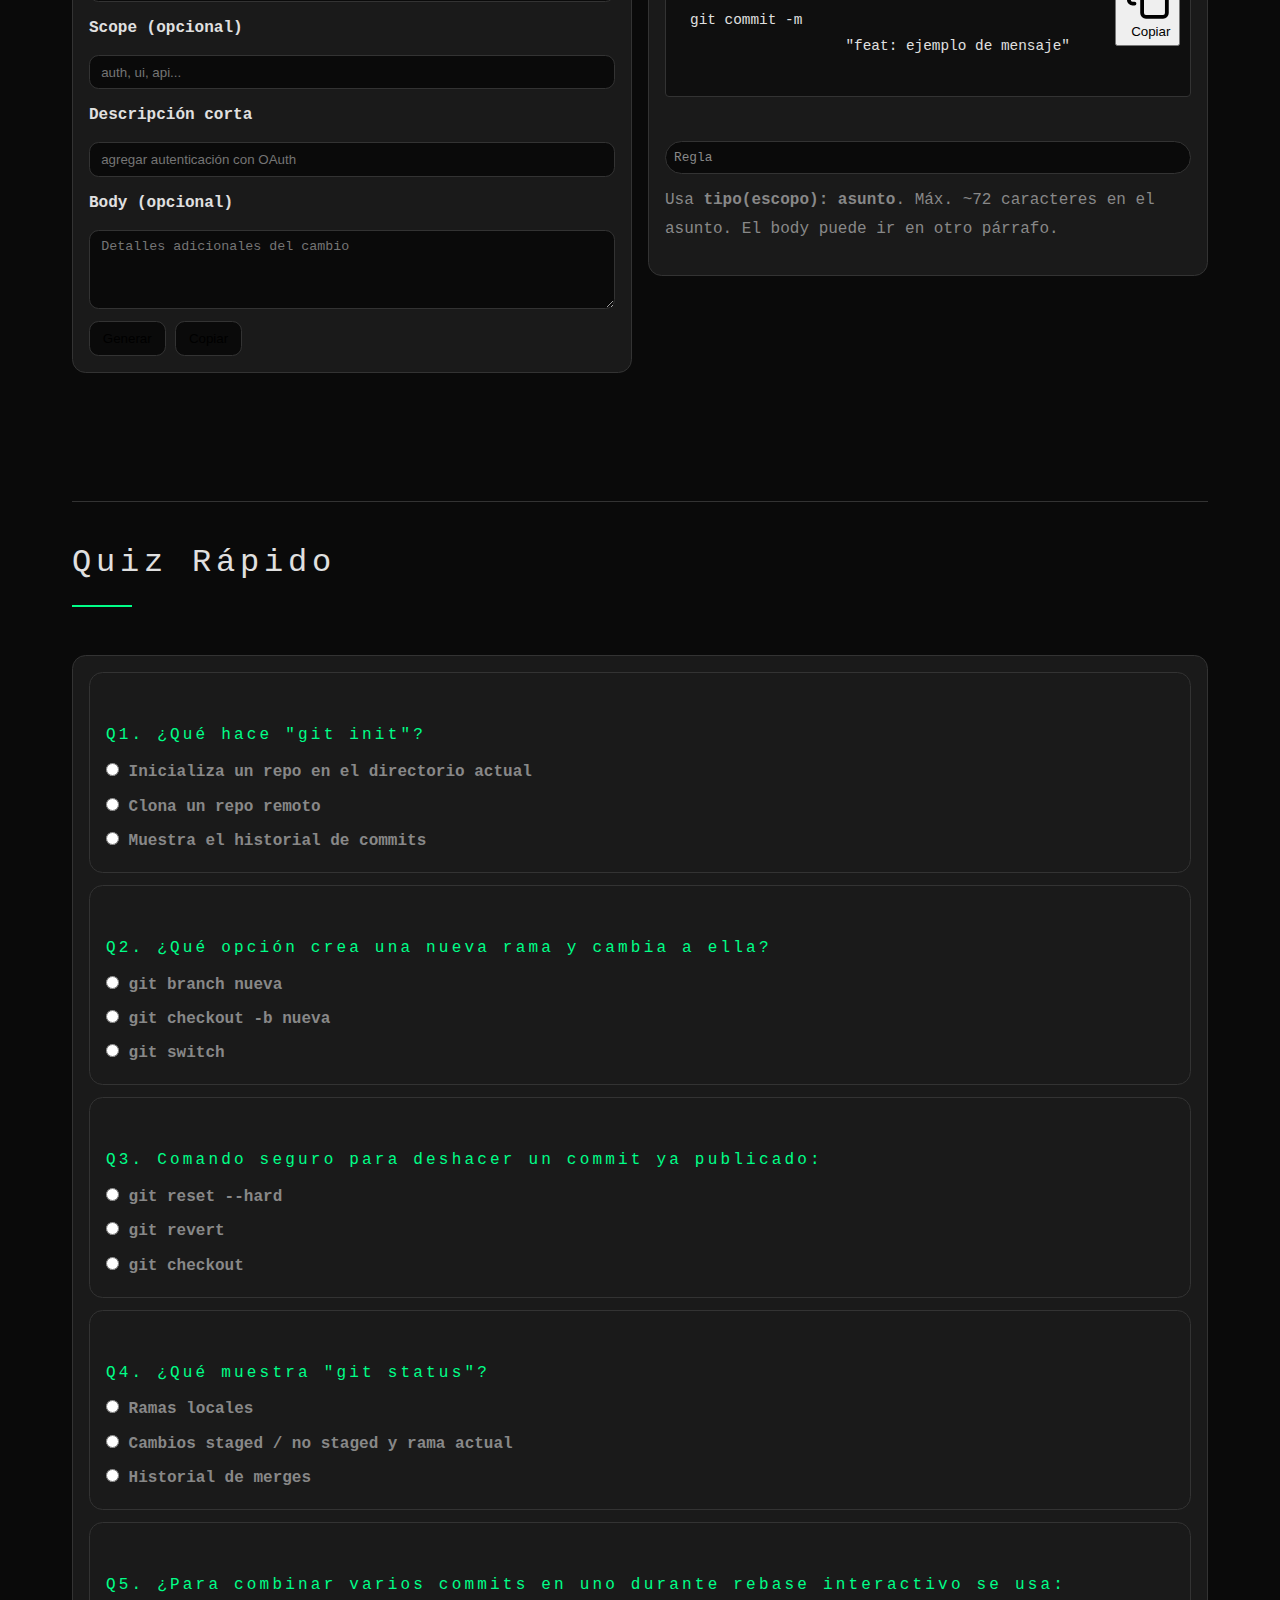
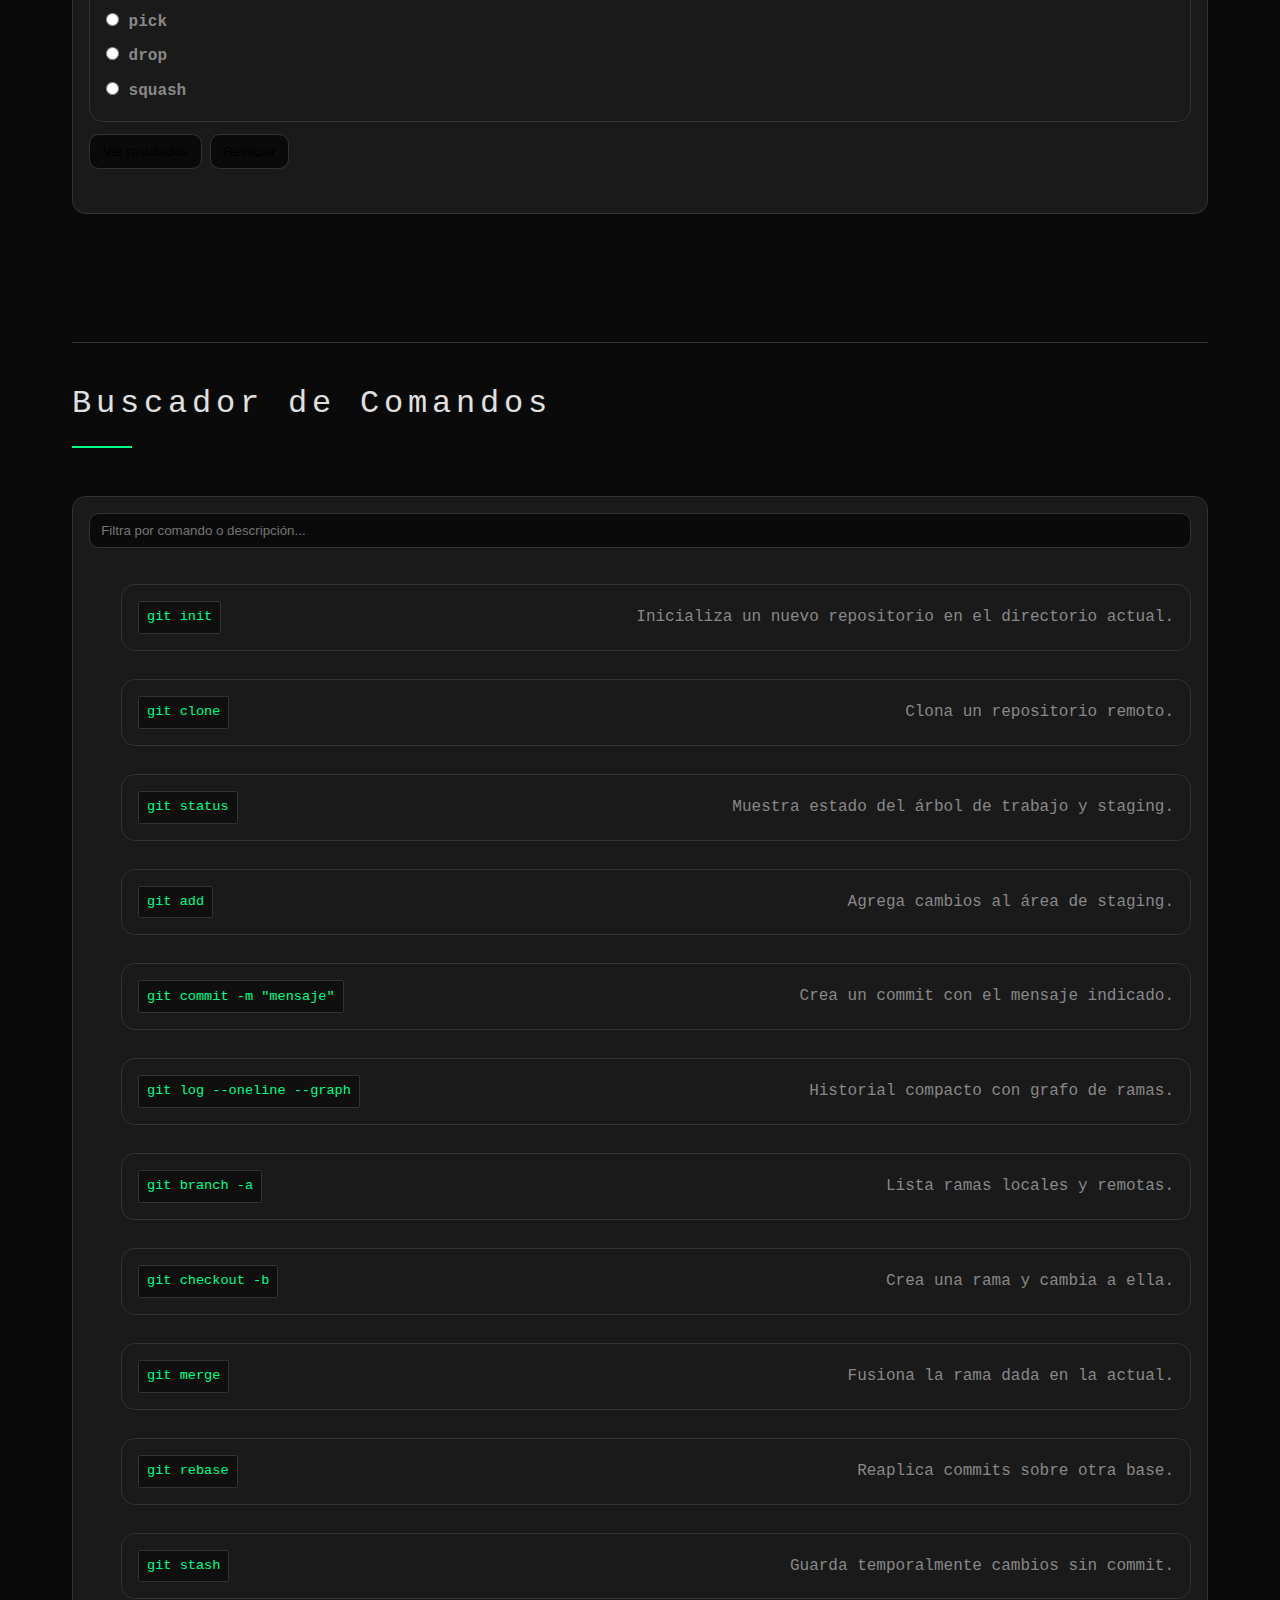
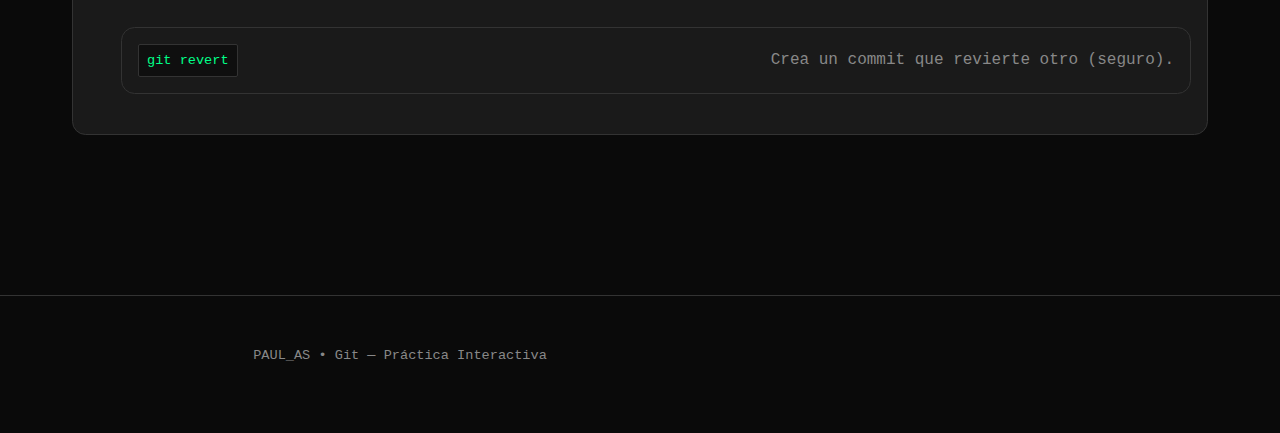
<file: practica.html>
<!doctype html>
<html lang="es" data-theme="auto">
  <head>
    <meta charset="utf-8" />
    <meta name="viewport" content="width=device-width, initial-scale=1" />

    <title>Git — Práctica Interactiva</title>
    <meta name="description"
      content="Guía clara y práctica de Git: conceptos, workflow, escenarios comunes, comandos avanzados, .gitignore y Conventional Commits. Ideal para empezar y para repasar." />
    <meta name="keywords"
      content="Git, control de versiones, branches, commits, merge, rebase, cherry-pick, reflog, gitignore, conventional commits" />
    <meta name="robots" content="index, follow" />

    <meta name="author" content="Paul AS" />
    <meta name="application-name" content="PAUL_AS / GIT" />
    <meta name="generator" content="Handcrafted" />
    <meta name="color-scheme" content="light dark" />

    <meta name="theme-color" media="(prefers-color-scheme: light)"
      content="#ffffff" />
    <meta name="theme-color" media="(prefers-color-scheme: dark)"
      content="#0a0a0a" />

    <meta property="og:type" content="article" />
    <meta property="og:site_name" content="PAUL_AS / GIT" />
    <meta property="og:title"
      content="Git — Control de Versiones: guía completa y comandos" />
    <meta property="og:description"
      content="Todo lo esencial de Git con ejemplos de terminal: flujo de trabajo, solución de conflictos, stash, rebase, cherry-pick y más." />
    <meta property="og:image:alt"
      content="Portada guía de Git con terminal y ramas" />
    <meta property="og:locale" content="es_PE" />

    <meta name="twitter:card" content="summary_large_image" />
    <meta name="twitter:title"
      content="Git — Control de Versiones: guía completa y comandos" />
    <meta name="twitter:description"
      content="Conceptos, workflow, escenarios y comandos avanzados de Git con ejemplos." />

    <link rel="icon" type="image/png" href="img/logoGit.png" />
    <link rel="apple-touch-icon" sizes="180x180" href="img/logoGit.png" />
    <link rel="manifest" href="/site.webmanifest" />
    <meta name="msapplication-TileColor" content="#0a0a0a" />
    <link
      href="https://fonts.googleapis.com/css2?family=Inter:wght@400;600;800&family=Space+Grotesk:wght@400;600;700&display=swap"
      rel="stylesheet">
    <link
      href="https://cdnjs.cloudflare.com/ajax/libs/font-awesome/6.4.0/css/all.min.css"
      rel="stylesheet">

    <link rel="stylesheet" href="css/practica.css">
    <link rel="stylesheet" href="css/index.css">
  </head>
  <body>
    <a class="skip-link" href="#introduccion">Saltar al contenido</a>
    <!-- NAV -->
    <nav aria-label="Principal">
       <div class="container nav-inner">
      <a href="#introduccion" class="brand" aria-label="Ir al inicio">
        <span class="brand-badge" aria-hidden="true"><i class="fas fa-code"></i>
        </span>
        <span>PAUL_AS / GIT</span>
      </a>
      <div class="nav-links" role="navigation" aria-label="Secciones">
          <a href="index.html">Inicio</a>
          <a href="#terminal">Terminal</a>
          <a href="#commits">Generador</a>
          <a href="#quiz">Quiz</a>
          <a href="#buscador">Buscador</a>
          <a href="consola.html"><i class="fas fa-code"></i> Consola</a>
        </div>
        <div class="nav-actions">
        <button id="themeBtn" class="icon-btn" type="button" aria-pressed="false" aria-label="Cambiar tema">
          <svg class="icon" viewBox="0 0 24 24" fill="none" stroke="currentColor" stroke-width="2"
            stroke-linecap="round" stroke-linejoin="round" aria-hidden="true">
            <path d="M21 12.79A9 9 0 1 1 11.21 3 7 7 0 0 0 21 12.79z" />
          </svg>
          <span id="themeLabel">Tema</span>
        </button>
        <button id="menuBtn" class="icon-btn hamburger" type="button" aria-label="Abrir menú" aria-haspopup="true"
          aria-expanded="false" aria-controls="mobilePanel">
          <svg class="icon" viewBox="0 0 24 24" fill="none" stroke="currentColor" stroke-width="2"
            stroke-linecap="round" stroke-linejoin="round" aria-hidden="true">
            <line x1="3" y1="6" x2="21" y2="6" />
            <line x1="3" y1="12" x2="21" y2="12" />
            <line x1="3" y1="18" x2="21" y2="18" />
          </svg>
          <span class="sr-only">Menú</span>
        </button>
      </div>
      </div>
      <!-- Mobile overlay -->
      <div id="mobilePanel" class="mobile-panel" hidden>
        <div class="mobile-card" role="dialog" aria-label="Menú de navegación">
          <div class="mobile-row">
            <div class="brand" style="font-size: .95rem;">
              <span class="brand-badge" aria-hidden="true"><i class="fas fa-code"></i>
        </span>
              <span>PAUL_AS / GIT</span>
            </div>
            <button id="closeMenu" class="icon-btn" type="button"
              aria-label="Cerrar menú">
              <svg class="icon" viewBox="0 0 24 24" fill="none"
                stroke="currentColor" stroke-width="2"
                stroke-linecap="round" stroke-linejoin="round"
                aria-hidden="true">
                <line x1="18" y1="6" x2="6" y2="18" />
                <line x1="6" y1="6" x2="18" y2="18" />
              </svg>
            </button>
          </div>
          <nav class="mobile-links" aria-label="Secciones móviles">
            <a href="index.html">Inicio</a>
          <a href="#terminal">Terminal</a>
          <a href="#commits">Generador</a>
          <a href="#quiz">Quiz</a>
          <a href="#buscador">Buscador</a>
          <a href="consola.html"><i class="fas fa-code"></i> Consola</a>
          </nav>
        </div>
      </div>
    </nav>

    <!-- HEADER -->
    <header>
      <div class="container">
        <h1>Práctica Interactiva</h1>
        <p class="subtitle">Pon a prueba tus comandos y mensajes de commit</p>
      </div>
    </header>

    <main class="container">
      <!-- Terminal interactiva -->
      <section id="terminal">
        <h2>Terminal Interactiva</h2>
        <div class="row">
          <div class="col-12">
            <div class="terminal" aria-live="polite">
              <div class="term-output" id="termOutput">Escribe un comando de
                Git. Ejemplos:
                - git status
                - git init
                - git add archivo.txt
                - git commit -m "feat: mensaje"
                - git branch
                - git checkout -b feature/x
                - git log
                Escribe "help" para ver todos los comandos soportados o "reset"
                para reiniciar el repo simulado.
              </div>
              <div class="term-input">
                <input id="termInput" type="text"
                  placeholder="$ tu comando aquí..." autocomplete="off" />
                <button id="termRun" class="btn">Ejecutar</button>
                <button id="termReset" class="btn"
                  title="Reiniciar">Reset</button>
              </div>
            </div>
          </div>
        </div>
        <p class="muted" style="margin-top:.5rem">Simulación simple en memoria:
          no ejecuta Git real, pero replica salidas típicas.</p>
      </section>

      <!-- Generador de Conventional Commits -->
      <section id="commits">
        <h2>Generador de Commits (Conventional)</h2>
        <div class="row">
          <div class="col-6">
            <div class="card stack">
              <h3>Construye tu mensaje</h3>
              <label>Tipo</label>
              <select id="ccType">
                <option value="feat">feat</option>
                <option value="fix">fix</option>
                <option value="docs">docs</option>
                <option value="style">style</option>
                <option value="refactor">refactor</option>
                <option value="test">test</option>
                <option value="chore">chore</option>
              </select>
              <label>Scope (opcional)</label>
              <input id="ccScope" placeholder="auth, ui, api..." />
              <label>Descripción corta</label>
              <input id="ccSubject"
                placeholder="agregar autenticación con OAuth" />
              <label>Body (opcional)</label>
              <textarea id="ccBody" rows="4"
                placeholder="Detalles adicionales del cambio"></textarea>
              <div>
                <button id="ccBuild" class="btn">Generar</button>
                <button id="ccCopy" class="btn">Copiar</button>
              </div>
            </div>
          </div>
          <div class="col-6">
            <div class="card stack">
              <h3>Preview</h3>
              <div class="terminal" style="min-height:140px">
                <div id="ccPreview" class="term-output">git commit -m
                  "feat: ejemplo de mensaje"</div>
              </div>
              <span class="pill">Regla</span>
              <p class="muted">Usa <strong>tipo(escopo): asunto</strong>. Máx.
                ~72 caracteres en el asunto. El body puede ir en otro
                párrafo.</p>
            </div>
          </div>
        </div>
      </section>

      <!-- Quiz -->
      <section id="quiz">
        <h2>Quiz Rápido</h2>
        <div class="card stack">
          <div id="quizBox" class="stack"></div>
          <div style="display:flex;gap:.5rem"><button id="quizCheck"
              class="btn">Ver resultados</button><button id="quizReset"
              class="btn">Reiniciar</button></div>
          <p id="quizResult" class="muted"></p>
        </div>
      </section>

      <!-- Buscador -->
      <section id="buscador">
        <h2>Buscador de Comandos</h2>
        <div class="card stack">
          <input id="filter"
            placeholder="Filtra por comando o descripción..." />
          <ul id="cmdList" class="stack" style="list-style:none"></ul>
        </div>
      </section>
    </main>

    <footer>
      <p>PAUL_AS • Git — Práctica Interactiva</p>
    </footer>

    <script src="js/index.js"></script>
    <script src="js/practica.js"></script>
  </body>
</html>
</file>
<file: css/index.css>
* {
      margin: 0;
      padding: 0;
      box-sizing: border-box;
    }

    :root {
      --bg: #0a0a0a;
      --bg-secondary: #1a1a1a;
      --text: #e0e0e0;
      --text-dim: #888;
      --accent: #00ff88;
      --border: #333;
      --code-bg: #0f0f0f;
    }

    body {
      background: var(--bg);
      color: var(--text);
      font-family: 'Courier New', monospace;
      line-height: 1.8;
      overflow-x: hidden;
    }

    .container {
      max-width: 1200px;
      margin: 0 auto;
      padding: 0 2rem;
    }

    /* Header */
    header {
      padding: 8rem 0 4rem;
      text-align: center;
      position: relative;
    }

    h1 {
      font-size: 4rem;
      font-weight: 400;
      letter-spacing: 0.5rem;
      margin-bottom: 1rem;
      color: var(--text);
    }

    .subtitle {
    margin-left: 150px;
      color: var(--text-dim);
      letter-spacing: 0.3rem;
      text-transform: uppercase;
    }

    /* Navigation */
    nav {
      position: fixed;
      top: 0;
      left: 0;
      right: 0;
      background: rgba(10, 10, 10, 0.95);
      backdrop-filter: blur(10px);
      border-bottom: 1px solid var(--border);
      z-index: 1000;
      padding: 1rem 0;
    }

    nav .container {
      display: flex;
      justify-content: space-between;
      align-items: center;
    }

    nav a {
      color: var(--text-dim);
      text-decoration: none;
      font-size: 0.85rem;
      letter-spacing: 0.1rem;
      transition: color 0.3s;
      margin: 0 1rem;
    }

    nav a:hover {
      color: var(--accent);
    }

    section {
      margin: 6rem 0;
      padding: 2rem 0;
      border-top: 1px solid var(--border);
    }

    h2 {
      font-size: 2rem;
      font-weight: 400;
      letter-spacing: 0.3rem;
      margin-bottom: 3rem;
      color: var(--text);
      position: relative;
      padding-bottom: 1rem;
    }

    h2::after {
      content: '';
      position: absolute;
      bottom: 0;
      left: 0;
      width: 60px;
      height: 2px;
      background: var(--accent);
    }

    h3 {
      font-size: 1.2rem;
      font-weight: 400;
      letter-spacing: 0.2rem;
      margin: 2rem 0 1rem;
      color: var(--accent);
    }

    p {
      color: var(--text-dim);
      margin-bottom: 1rem;
      max-width: 800px;
    }

    .terminal {
      background: var(--code-bg);
      border: 1px solid var(--border);
      border-radius: 4px;
      padding: 1.5rem;
      margin: 2rem 0;
      font-size: 0.9rem;
      position: relative;
      overflow-x: auto;
    }

    .terminal::before {
      content: '$ ';
      color: var(--accent);
    }

    .terminal-header {
      display: flex;
      gap: 0.5rem;
      margin-bottom: 1rem;
      padding-bottom: 0.5rem;
      border-bottom: 1px solid var(--border);
    }

    .terminal-dot {
      width: 12px;
      height: 12px;
      border-radius: 50%;
      background: #444;
    }

    .command {
      color: var(--text);
      display: block;
      margin: 0.5rem 0;
    }

    .command-comment {
      color: var(--text-dim);
      font-style: italic;
    }

    .command-output {
      color: var(--accent);
      margin-left: 1rem;
    }

    .example {
      background: var(--bg-secondary);
      border-left: 3px solid var(--accent);
      padding: 2rem;
      margin: 2rem 0;
    }

    .example-title {
      color: var(--accent);
      font-size: 0.85rem;
      letter-spacing: 0.2rem;
      text-transform: uppercase;
      margin-bottom: 1rem;
    }

    .grid {
      display: grid;
      grid-template-columns: repeat(auto-fit, minmax(300px, 1fr));
      gap: 2rem;
      margin: 2rem 0;
    }

    .grid-item {
      background: var(--bg-secondary);
      border: 1px solid var(--border);
      padding: 2rem;
      transition: border-color 0.3s;
    }

    .grid-item:hover {
      border-color: var(--accent);
    }

    .grid-item h4 {
      color: var(--accent);
      font-size: 1rem;
      font-weight: 400;
      letter-spacing: 0.15rem;
      margin-bottom: 1rem;
    }

    ul, ol {
      margin: 1rem 0 1rem 2rem;
      color: var(--text-dim);
    }

    li {
      margin: 0.5rem 0;
    }

    code {
      background: var(--code-bg);
      padding: 0.2rem 0.5rem;
      border: 1px solid var(--border);
      border-radius: 2px;
      color: var(--accent);
      font-size: 0.85rem;
    }

    table {
      width: 100%;
      border-collapse: collapse;
      margin: 2rem 0;
    }

    th, td {
      padding: 1rem;
      text-align: left;
      border: 1px solid var(--border);
    }

    th {
      background: var(--bg-secondary);
      color: var(--accent);
      font-weight: 400;
      letter-spacing: 0.1rem;
    }

    td {
      color: var(--text-dim);
    }

    .scenario {
      margin: 3rem 0;
      padding: 2rem;
      border: 1px solid var(--border);
    }

    .scenario-number {
      color: var(--accent);
      font-size: 2rem;
      margin-bottom: 1rem;
    }

    footer {
      margin-top: 8rem;
      padding: 3rem 0;
      border-top: 1px solid var(--border);
      text-align: center;
      color: var(--text-dim);
      font-size: 0.85rem;
    }

    @media (max-width: 768px) {
      h1 {
        font-size: 2.5rem;
        letter-spacing: 0.3rem;
      }

      .container {
        padding: 0 1rem;
      }

      nav a {
        margin: 0 0.5rem;
        font-size: 0.75rem;
      }

      .grid {
        grid-template-columns: 1fr;
      }
    }

    html {
      scroll-behavior: smooth;
    }

    ::selection {
      background: var(--accent);
      color: var(--bg);
    }
</file>
<file: css/consola.css>
:root {
     --bg: #ffffff;
     --bg-secondary: #f6f7f9;
     --text: #0b1324;
     --text-dim: #4b5563;
     --accent: #087a3c;
     --border: #e5e7eb;
     --code-bg: #0f172a;
     --shadow: 0 2px 24px rgba(2, 6, 23, .06);
 }

 [data-theme="dark"] {
     --bg: #0a0a0a;
     --bg-secondary: #121212;
     --text: #e5e7eb;
     --text-dim: #9ca3af;
     --accent: #00ff88;
     --border: #262626;
     --code-bg: #0b0f19;
     --shadow: 0 4px 32px rgba(0, 0, 0, .35);
 }

   

 body {
     margin: 0;
     background: var(--bg);
     color: var(--text);
     font-family: ui-sans-serif, system-ui, -apple-system, Segoe UI, Roboto, Inter, "Helvetica Neue", Arial;
     line-height: 1.6;
 }

 .container {
     max-width: 1200px;
     margin: 0 auto;
     padding: 1rem;
 }

 header {
     position: sticky;
     top: 0;
     z-index: 20;
     background: color-mix(in oklab, var(--bg) 90%, transparent);
     backdrop-filter: blur(10px);
     border-bottom: 1px solid var(--border);
 }

 .header-inner {
     display: flex;
     align-items: center;
     justify-content: space-between;
     gap: 1rem;
     padding: .75rem 0;
 }

 .brand {
     display: flex;
     align-items: center;
     gap: .6rem;
     font-weight: 800;
     letter-spacing: .06em;
 }

 .badge {
     width: 28px;
     height: 28px;
     border-radius: 8px;
     background: var(--accent);
     display: grid;
     place-items: center;
     box-shadow: var(--shadow);
 }

 .actions {
     display: flex;
     align-items: center;
     gap: .5rem;
 }

 .btn {
     border: 1px solid var(--border);
     background: var(--bg);
     color: var(--text);
     padding: .5rem .8rem;
     border-radius: .6rem;
     cursor: pointer;
 }

 .btn:hover {
     box-shadow: var(--shadow);
 }

 .grid {
     display: grid;
     grid-template-columns: 320px 1fr;
     gap: 1rem;
     margin-top: 1rem;
 }

 @media (max-width: 900px) {
     .grid {
         grid-template-columns: 1fr;
     }
 }

 .panel {
     background: var(--bg-secondary);
     border: 1px solid var(--border);
     border-radius: .8rem;
     padding: 1rem;
     box-shadow: var(--shadow);
 }

 .panel h2 {
     margin-top: 0;
     font-size: 1rem;
     letter-spacing: .14em;
     text-transform: uppercase;
     color: var(--accent);
 }

 .challenge {
     border: 1px solid var(--border);
     background: var(--bg);
     border-radius: .7rem;
     padding: .75rem;
     margin: .6rem 0;
 }

 .challenge h3 {
     margin: .1rem 0 .5rem;
     font-size: 1rem;
     color: var(--text);
 }

 .challenge p {
     margin: .25rem 0 .6rem;
     color: var(--text-dim);
 }

 .badge-small {
     font-size: .72rem;
     letter-spacing: .12em;
     text-transform: uppercase;
     color: var(--accent);
 }

 .status {
     display: inline-flex;
     align-items: center;
     gap: .4rem;
     font-size: .85rem;
 }

 .terminal-wrap {
     background: var(--code-bg);
     border: 1px solid var(--border);
     border-radius: 10px;
     overflow: hidden;
     display: flex;
     flex-direction: column;
     min-height: 520px;
 }

 .terminal-header {
     display: flex;
     align-items: center;
     justify-content: space-between;
     padding: .6rem .75rem;
     border-bottom: 1px solid rgba(255, 255, 255, .08);
     color: #e5e7eb;
 }

 .lights {
     display: flex;
     gap: .35rem;
 }

 .dot {
     width: 10px;
     height: 10px;
     border-radius: 50%;
     background: #3f3f46;
 }

 .screen {
     padding: 1rem;
     color: #e5e7eb;
     font-family: ui-monospace, SFMono-Regular, Menlo, Monaco, Consolas, "Liberation Mono", "Courier New", monospace;
     font-size: .95rem;
     flex: 1;
     overflow: auto;
 }

 .line {
     white-space: pre-wrap;
     word-break: break-word;
 }

 .prompt {
     color: var(--accent);
 }

 .ok {
     color: #86efac;
 }

 .warn {
     color: #fde047;
 }

 .err {
     color: #fda4af;
 }

 .hint {
     color: #a5b4fc;
 }

 .cmd {
     color: #e5e7eb;
 }

 .input-row {
     display: flex;
     align-items: center;
     gap: .5rem;
     padding: .6rem .75rem;
     border-top: 1px solid rgba(255, 255, 255, .08);
 }

 .input {
     flex: 1;
     background: transparent;
     border: none;
     outline: none;
     color: #e5e7eb;
     font-family: inherit;
     font-size: .98rem;
 }

 .kbd {
     border: 1px solid var(--border);
     background: rgba(255, 255, 255, .08);
     color: #e5e7eb;
     padding: .25rem .5rem;
     border-radius: .5rem;
 }

 .toast {
     position: fixed;
     bottom: 1rem;
     right: 1rem;
     background: var(--bg);
     color: var(--text);
     border: 1px solid var(--border);
     padding: .6rem .8rem;
     border-radius: .6rem;
     box-shadow: var(--shadow);
     opacity: 0;
     transform: translateY(6px);
     transition: all .25s ease;
     z-index: 50;
 }

 .toast.show {
     opacity: 1;
     transform: translateY(0);
 }


  #themeBtn {
      color: var(--text);
      background: var(--bg-secondary);
      border-color: var(--border);
      transition: background 0.3s, color 0.3s, border-color 0.3s;
    }

    #themeBtn:hover {
      border-color: var(--accent);
      box-shadow: var(--shadow);
    }


     .icon-btn {
      border: 1px solid var(--border);
      background: var(--bg);
      padding: .5rem .7rem;
      border-radius: .6rem;
      cursor: pointer;
      display: inline-flex;
      align-items: center;
      gap: .5rem;
    }

    .icon-btn:hover {
      box-shadow: var(--shadow);
    }

    .icon {
      width: 18px;
      height: 18px;
      display: inline-block;
    }

    /* Hamburger */
    .hamburger {
      display: none;
    }
</file>
<file: css/practica.css>
.row {
  display: grid;
  grid-template-columns: repeat(12, 1fr);
  gap: 1rem;
}
.col-6 { grid-column: span 6; }
.col-12 { grid-column: span 12; }

@media (max-width: 900px) {
  .col-6 { grid-column: span 12; }
}

/* Tarjetas genéricas */
.card {
  background: var(--bg-secondary);
  border: 1px solid var(--border);
  border-radius: .85rem;
  box-shadow: var(--shadow);
  padding: 1rem;
}
.card h3 {
  color: var(--accent);
  font-size: 1rem;
  margin-bottom: .5rem;
}

/* Terminal – utilidades propias de la práctica */
.term-output {
  white-space: pre-wrap;
  max-height: 260px;
  overflow: auto;
  margin-bottom: .5rem;
}
.term-input {
  display: flex;
  gap: .5rem;
  margin-top: .5rem;
}
.term-input input {
  flex: 1;
  border: 1px solid var(--border);
  background: transparent;
  color: inherit;
  padding: .6rem .7rem;
  border-radius: .6rem;
}

/* Pequeños componentes/ayudas */
.stack { display: grid; gap: .75rem; }
label { font-weight: 600; color: var(--text); }

select,
input,
textarea {
  border: 1px solid var(--border);
  background: var(--bg);
  color: var(--text);
  border-radius: .6rem;
  padding: .55rem .7rem;
}

.muted { color: var(--text-dim); }

.pill {
  display: inline-block;
  background: var(--bg);
  border: 1px solid var(--border);
  padding: .25rem .5rem;
  border-radius: 999px;
  font-size: .8rem;
  color: var(--text-dim);
}

/* Botón genérico (distinto de .icon-btn del index) */
.btn {
  display: inline-flex;
  align-items: center;
  gap: .5rem;
  border: 1px solid var(--border);
  background: var(--bg);
  padding: .55rem .8rem;
  border-radius: .6rem;
  cursor: pointer;
}
.btn:hover { border-color: var(--accent); }
</file>
